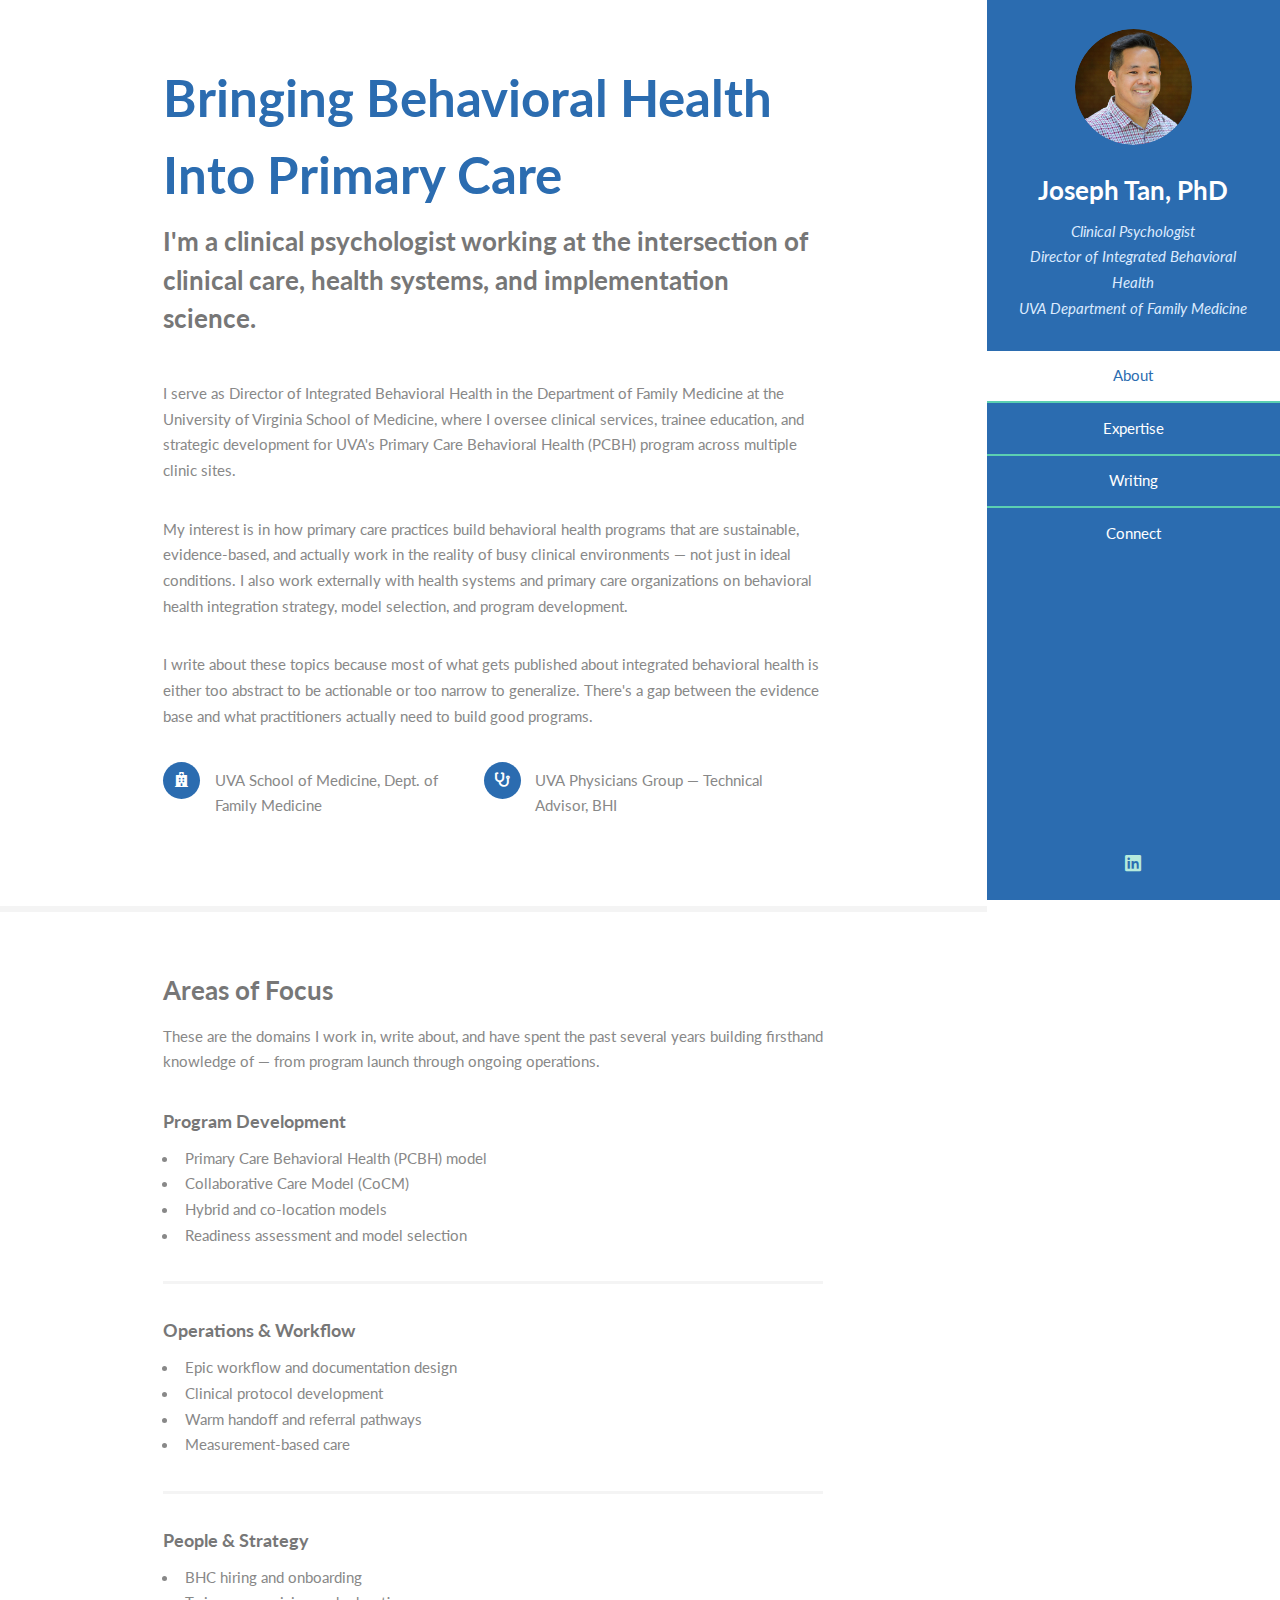
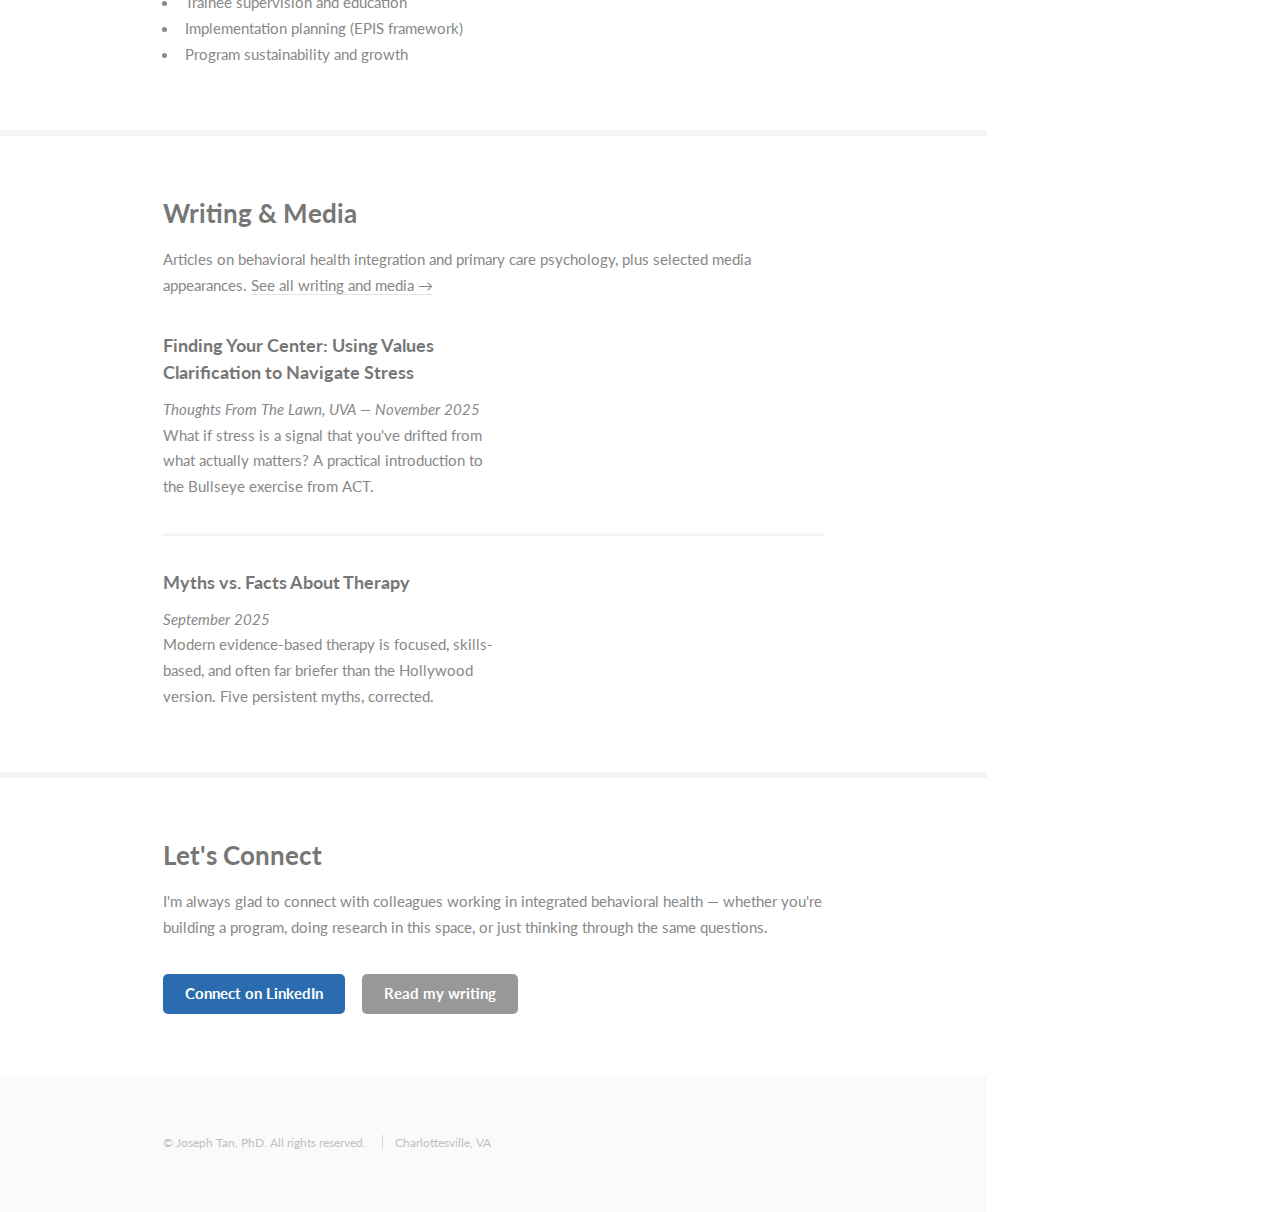
<file: index.html>
<!DOCTYPE HTML>
<html>
<head>
  <title>Joseph Tan, PhD — Behavioral Health Integration</title>
  <meta charset="utf-8" />
  <meta name="viewport" content="width=device-width, initial-scale=1, user-scalable=no" />
  <meta name="description" content="Joseph Tan, PhD is a clinical psychologist and Director of Integrated Behavioral Health at UVA Family Medicine, specializing in Primary Care Behavioral Health." />
  <link rel="stylesheet" href="assets/css/main.css" />
</head>
<body class="is-preload">

  <!-- Header / Sidebar -->
  <section id="header">
    <header>
      <span class="image avatar"><img src="images/headshot.jpg" alt="Joseph Tan, PhD" /></span>
      <h1 id="logo"><a href="#">Joseph Tan, PhD</a></h1>
      <p>Clinical Psychologist<br />
      Director of Integrated Behavioral Health<br />
      UVA Department of Family Medicine</p>
    </header>
    <nav id="nav">
      <ul>
        <li><a href="#about" class="active">About</a></li>
        <li><a href="#expertise">Expertise</a></li>
        <li><a href="#writing">Writing</a></li>
        <li><a href="#connect">Connect</a></li>
      </ul>
    </nav>
    <footer>
      <ul class="icons">
        <li><a href="https://www.linkedin.com/in/joseph-tan-phd-psychology/" class="icon brands fa-linkedin" target="_blank" rel="noopener"><span class="label">LinkedIn</span></a></li>
      </ul>
    </footer>
  </section>

  <!-- Wrapper -->
  <div id="wrapper">
    <div id="main">

      <!-- About -->
      <section id="about">
        <div class="container">
          <header class="major">
            <h2>Bringing Behavioral Health Into Primary Care</h2>
            <p>I'm a clinical psychologist working at the intersection of clinical care, health systems, and implementation science.</p>
          </header>
          <p>I serve as Director of Integrated Behavioral Health in the Department of Family Medicine at the University of Virginia School of Medicine, where I oversee clinical services, trainee education, and strategic development for UVA's Primary Care Behavioral Health (PCBH) program across multiple clinic sites.</p>
          <p>My interest is in how primary care practices build behavioral health programs that are sustainable, evidence-based, and actually work in the reality of busy clinical environments — not just in ideal conditions. I also work externally with health systems and primary care organizations on behavioral health integration strategy, model selection, and program development.</p>
          <p>I write about these topics because most of what gets published about integrated behavioral health is either too abstract to be actionable or too narrow to generalize. There's a gap between the evidence base and what practitioners actually need to build good programs.</p>
          <ul class="feature-icons">
            <li class="icon solid fa-hospital">UVA School of Medicine, Dept. of Family Medicine</li>
            <li class="icon solid fa-stethoscope">UVA Physicians Group — Technical Advisor, BHI</li>
          </ul>
        </div>
      </section>

      <!-- Expertise -->
      <section id="expertise">
        <div class="container">
          <h3>Areas of Focus</h3>
          <p>These are the domains I work in, write about, and have spent the past several years building firsthand knowledge of — from program launch through ongoing operations.</p>
          <div class="features">
            <article>
              <div class="inner">
                <h4>Program Development</h4>
                <ul>
                  <li>Primary Care Behavioral Health (PCBH) model</li>
                  <li>Collaborative Care Model (CoCM)</li>
                  <li>Hybrid and co-location models</li>
                  <li>Readiness assessment and model selection</li>
                </ul>
              </div>
            </article>
            <article>
              <div class="inner">
                <h4>Operations &amp; Workflow</h4>
                <ul>
                  <li>Epic workflow and documentation design</li>
                  <li>Clinical protocol development</li>
                  <li>Warm handoff and referral pathways</li>
                  <li>Measurement-based care</li>
                </ul>
              </div>
            </article>
            <article>
              <div class="inner">
                <h4>People &amp; Strategy</h4>
                <ul>
                  <li>BHC hiring and onboarding</li>
                  <li>Trainee supervision and education</li>
                  <li>Implementation planning (EPIS framework)</li>
                  <li>Program sustainability and growth</li>
                </ul>
              </div>
            </article>
          </div>
        </div>
      </section>

      <!-- Writing -->
      <section id="writing">
        <div class="container">
          <h3>Writing &amp; Media</h3>
          <p>Articles on behavioral health integration and primary care psychology, plus selected media appearances. <a href="writing.html">See all writing and media →</a></p>
          <div class="features">
            <article>
              <div class="inner">
                <h4><a href="https://engagement.virginia.edu/learn/thoughts-from-the-lawn/20251112-Tan" target="_blank" rel="noopener">Finding Your Center: Using Values Clarification to Navigate Stress</a></h4>
                <p><em>Thoughts From The Lawn, UVA &mdash; November 2025</em><br />
                What if stress is a signal that you've drifted from what actually matters? A practical introduction to the Bullseye exercise from ACT.</p>
              </div>
            </article>
            <article>
              <div class="inner">
                <h4><a href="posts/myths-about-therapy.html">Myths vs. Facts About Therapy</a></h4>
                <p><em>September 2025</em><br />
                Modern evidence-based therapy is focused, skills-based, and often far briefer than the Hollywood version. Five persistent myths, corrected.</p>
              </div>
            </article>
          </div>
        </div>
      </section>

      <!-- Connect -->
      <section id="connect">
        <div class="container">
          <h3>Let's Connect</h3>
          <p>I'm always glad to connect with colleagues working in integrated behavioral health — whether you're building a program, doing research in this space, or just thinking through the same questions.</p>
          <ul class="actions">
            <li><a href="https://www.linkedin.com/in/joseph-tan-phd-psychology/" class="button primary" target="_blank" rel="noopener">Connect on LinkedIn</a></li>
            <li><a href="writing.html" class="button">Read my writing</a></li>
          </ul>
        </div>
      </section>

    </div>

    <!-- Footer -->
    <section id="footer">
      <div class="container">
        <ul class="copyright">
          <li>&copy; Joseph Tan, PhD. All rights reserved.</li>
          <li>Charlottesville, VA</li>
        </ul>
      </div>
    </section>

  </div>

  <!-- Scripts -->
  <script src="assets/js/jquery.min.js"></script>
  <script src="assets/js/jquery.scrollex.min.js"></script>
  <script src="assets/js/jquery.scrolly.min.js"></script>
  <script src="assets/js/browser.min.js"></script>
  <script src="assets/js/breakpoints.min.js"></script>
  <script src="assets/js/util.js"></script>
  <script src="assets/js/main.js"></script>

</body>
</html>
</file>
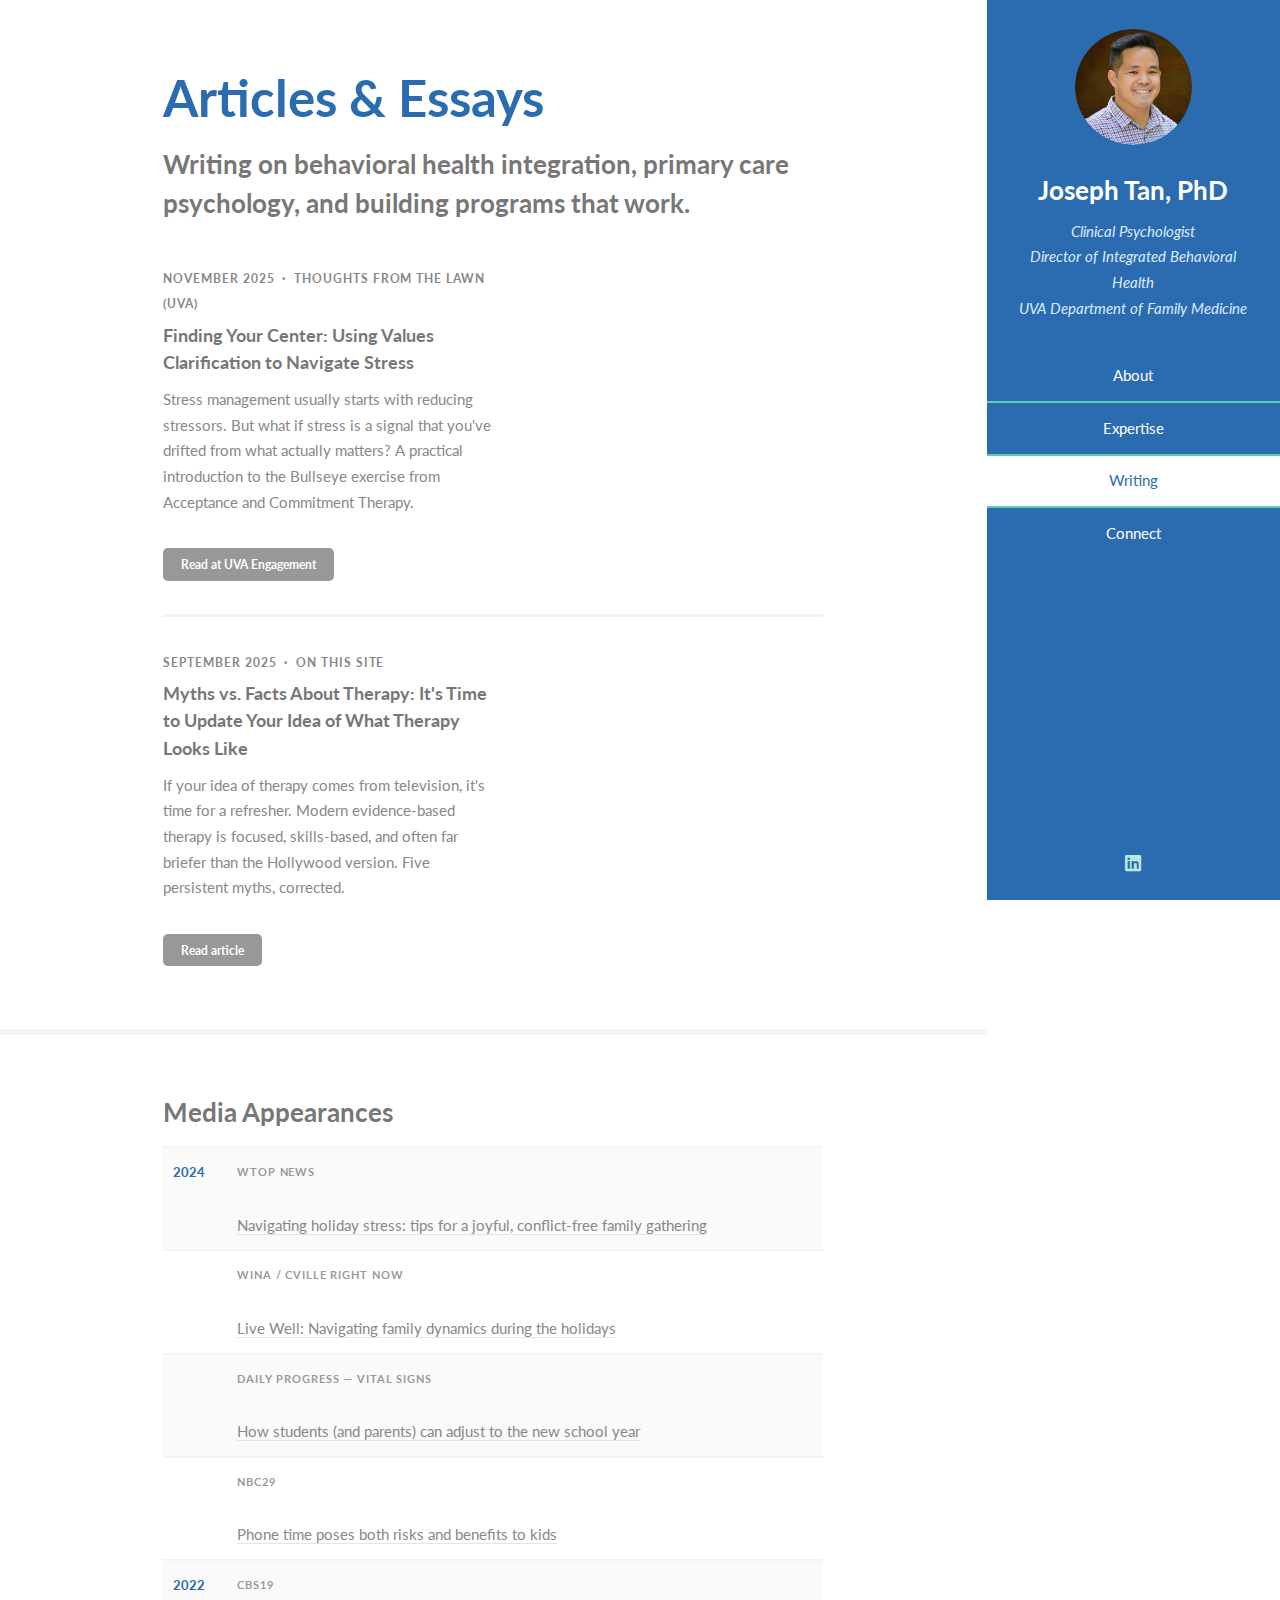
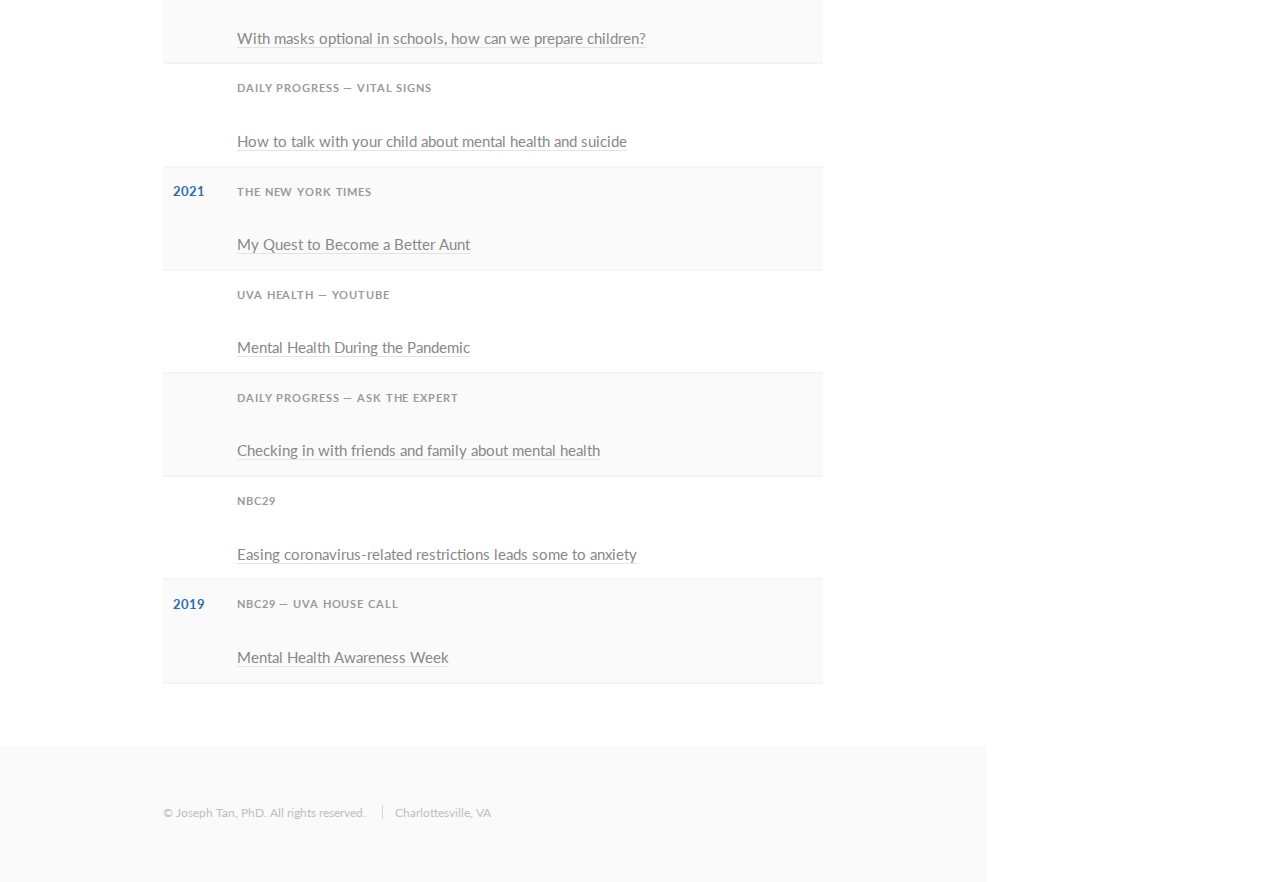
<file: writing.html>
<!DOCTYPE HTML>
<html>
<head>
  <title>Writing &amp; Media — Joseph Tan, PhD</title>
  <meta charset="utf-8" />
  <meta name="viewport" content="width=device-width, initial-scale=1, user-scalable=no" />
  <meta name="description" content="Articles, essays, and media appearances by Joseph Tan, PhD on behavioral health integration and primary care psychology." />
  <link rel="stylesheet" href="assets/css/main.css" />
  <link rel="stylesheet" href="css/article.css" />
</head>
<body class="is-preload">

  <!-- Header / Sidebar -->
  <section id="header">
    <header>
      <span class="image avatar"><img src="images/headshot.jpg" alt="Joseph Tan, PhD" /></span>
      <h1 id="logo"><a href="index.html">Joseph Tan, PhD</a></h1>
      <p>Clinical Psychologist<br />
      Director of Integrated Behavioral Health<br />
      UVA Department of Family Medicine</p>
    </header>
    <nav id="nav">
      <ul>
        <li><a href="index.html#about">About</a></li>
        <li><a href="index.html#expertise">Expertise</a></li>
        <li><a href="writing.html" class="active">Writing</a></li>
        <li><a href="index.html#connect">Connect</a></li>
      </ul>
    </nav>
    <footer>
      <ul class="icons">
        <li><a href="https://www.linkedin.com/in/joseph-tan-phd-psychology/" class="icon brands fa-linkedin" target="_blank" rel="noopener"><span class="label">LinkedIn</span></a></li>
      </ul>
    </footer>
  </section>

  <!-- Wrapper -->
  <div id="wrapper">
    <div id="main">

      <!-- Articles -->
      <section id="articles">
        <div class="container">
          <header class="major">
            <h2>Articles &amp; Essays</h2>
            <p>Writing on behavioral health integration, primary care psychology, and building programs that work.</p>
          </header>

          <div class="features">
            <article>
              <div class="inner">
                <p class="writing-meta">November 2025 &nbsp;&middot;&nbsp; Thoughts From The Lawn (UVA)</p>
                <h4><a href="https://engagement.virginia.edu/learn/thoughts-from-the-lawn/20251112-Tan" target="_blank" rel="noopener">Finding Your Center: Using Values Clarification to Navigate Stress</a></h4>
                <p>Stress management usually starts with reducing stressors. But what if stress is a signal that you've drifted from what actually matters? A practical introduction to the Bullseye exercise from Acceptance and Commitment Therapy.</p>
                <a href="https://engagement.virginia.edu/learn/thoughts-from-the-lawn/20251112-Tan" target="_blank" rel="noopener" class="button small">Read at UVA Engagement</a>
              </div>
            </article>
            <article>
              <div class="inner">
                <p class="writing-meta">September 2025 &nbsp;&middot;&nbsp; On this site</p>
                <h4><a href="posts/myths-about-therapy.html">Myths vs. Facts About Therapy: It's Time to Update Your Idea of What Therapy Looks Like</a></h4>
                <p>If your idea of therapy comes from television, it's time for a refresher. Modern evidence-based therapy is focused, skills-based, and often far briefer than the Hollywood version. Five persistent myths, corrected.</p>
                <a href="posts/myths-about-therapy.html" class="button small">Read article</a>
              </div>
            </article>
          </div>
        </div>
      </section>

      <!-- Media -->
      <section id="media">
        <div class="container">
          <h3>Media Appearances</h3>
          <div class="table-wrapper">
            <table>
              <tbody>
                <tr>
                  <td class="media-year-cell">2024</td>
                  <td><span class="media-outlet-label">WTOP News</span><br /><a href="https://wtop.com/christmas-news/2024/12/navigating-holiday-stress-u-va-experts-provide-tips-for-a-joyful-conflict-free-family-gathering/" target="_blank" rel="noopener">Navigating holiday stress: tips for a joyful, conflict-free family gathering</a></td>
                </tr>
                <tr>
                  <td></td>
                  <td><span class="media-outlet-label">WINA / Cville Right Now</span><br /><a href="https://cvillerightnow.com/podcasts/wina-live-well-dr-joseph-tan/" target="_blank" rel="noopener">Live Well: Navigating family dynamics during the holidays</a></td>
                </tr>
                <tr>
                  <td></td>
                  <td><span class="media-outlet-label">Daily Progress — Vital Signs</span><br /><a href="https://dailyprogress.com/opinion/column/drs-allie-mann-and-joseph-tan-how-students-and-parents-can-adjust-to-the-new/article_7d0ccd4c-6af1-11ef-ad36-f37e3426f622.html" target="_blank" rel="noopener">How students (and parents) can adjust to the new school year</a></td>
                </tr>
                <tr>
                  <td></td>
                  <td><span class="media-outlet-label">NBC29</span><br /><a href="https://www.29news.com/2024/07/07/phone-time-poses-both-risks-benefits-kids/" target="_blank" rel="noopener">Phone time poses both risks and benefits to kids</a></td>
                </tr>
                <tr>
                  <td class="media-year-cell">2022</td>
                  <td><span class="media-outlet-label">CBS19</span><br /><a href="https://www.cbs19news.com/story/47053315/with-masks-optional-in-schools-how-can-we-prepare-children-to-navigate-this-new-world" target="_blank" rel="noopener">With masks optional in schools, how can we prepare children?</a></td>
                </tr>
                <tr>
                  <td></td>
                  <td><span class="media-outlet-label">Daily Progress — Vital Signs</span><br /><a href="https://dailyprogress.com/lifestyles/health-med-fit/vital-signs-how-to-talk-with-your-child-about-mental-health-and-suicide" target="_blank" rel="noopener">How to talk with your child about mental health and suicide</a></td>
                </tr>
                <tr>
                  <td class="media-year-cell">2021</td>
                  <td><span class="media-outlet-label">The New York Times</span><br /><a href="https://www.nytimes.com/2021/07/21/parenting/how-to-be-a-better-aunt-uncle.html" target="_blank" rel="noopener">My Quest to Become a Better Aunt</a></td>
                </tr>
                <tr>
                  <td></td>
                  <td><span class="media-outlet-label">UVA Health — YouTube</span><br /><a href="https://www.youtube.com/watch?v=g7e46j37P5Y" target="_blank" rel="noopener">Mental Health During the Pandemic</a></td>
                </tr>
                <tr>
                  <td></td>
                  <td><span class="media-outlet-label">Daily Progress — Ask the Expert</span><br /><a href="https://dailyprogress.com/lifestyles/health-med-fit/ask-the-expert-what-are-good-ways-to-gauge-family-members-and-friends-wellbeing/article_fa1af4c6-b825-11eb-abc2-239b15e92adb.html" target="_blank" rel="noopener">Checking in with friends and family about mental health</a></td>
                </tr>
                <tr>
                  <td></td>
                  <td><span class="media-outlet-label">NBC29</span><br /><a href="https://www.nbc29.com/2021/05/28/easing-coronavirus-related-restrictions-leads-some-anxiety/" target="_blank" rel="noopener">Easing coronavirus-related restrictions leads some to anxiety</a></td>
                </tr>
                <tr>
                  <td class="media-year-cell">2019</td>
                  <td><span class="media-outlet-label">NBC29 — UVA House Call</span><br /><a href="https://www.nbc29.com/video/2019/10/17/uva-house-call-dr-joseph-tan/" target="_blank" rel="noopener">Mental Health Awareness Week</a></td>
                </tr>
              </tbody>
            </table>
          </div>
        </div>
      </section>

    </div>

    <!-- Footer -->
    <section id="footer">
      <div class="container">
        <ul class="copyright">
          <li>&copy; Joseph Tan, PhD. All rights reserved.</li>
          <li>Charlottesville, VA</li>
        </ul>
      </div>
    </section>

  </div>

  <!-- Scripts -->
  <script src="assets/js/jquery.min.js"></script>
  <script src="assets/js/jquery.scrollex.min.js"></script>
  <script src="assets/js/jquery.scrolly.min.js"></script>
  <script src="assets/js/browser.min.js"></script>
  <script src="assets/js/breakpoints.min.js"></script>
  <script src="assets/js/util.js"></script>
  <script src="assets/js/main.js"></script>

</body>
</html>
</file>
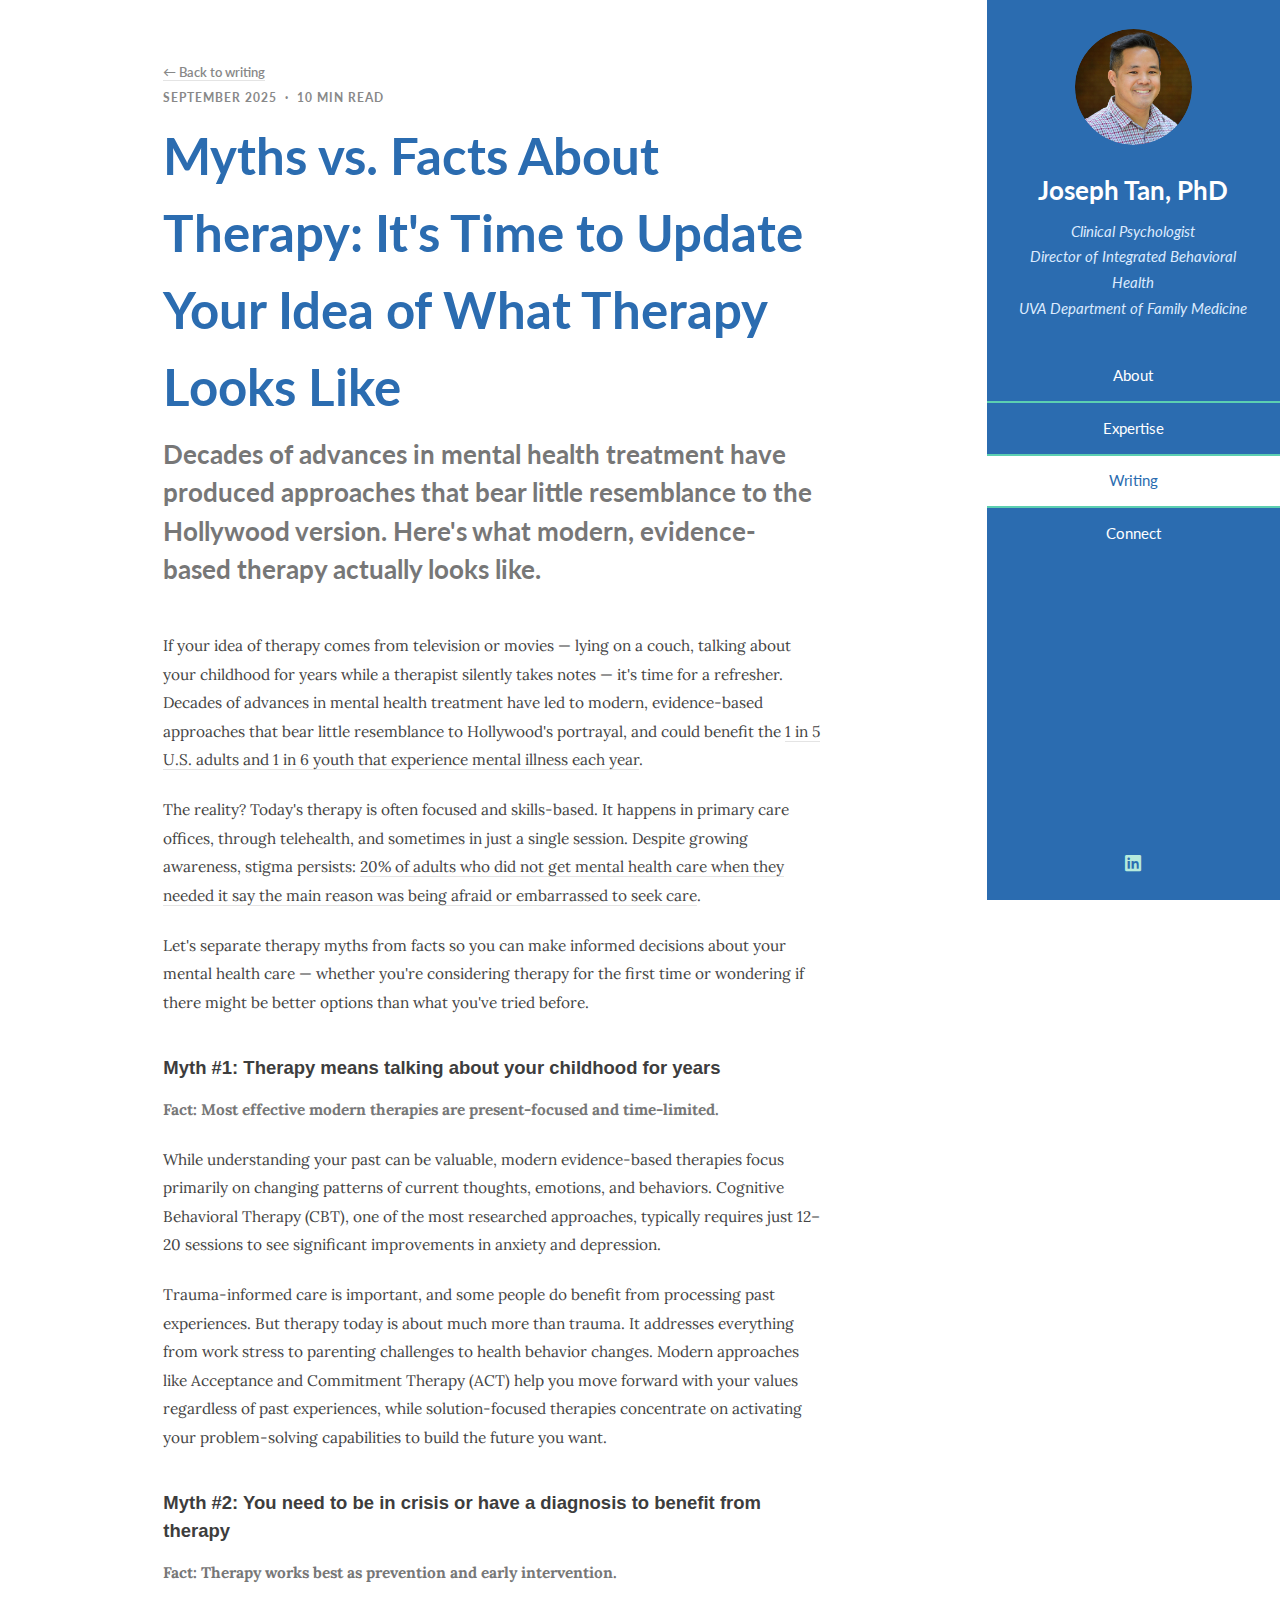
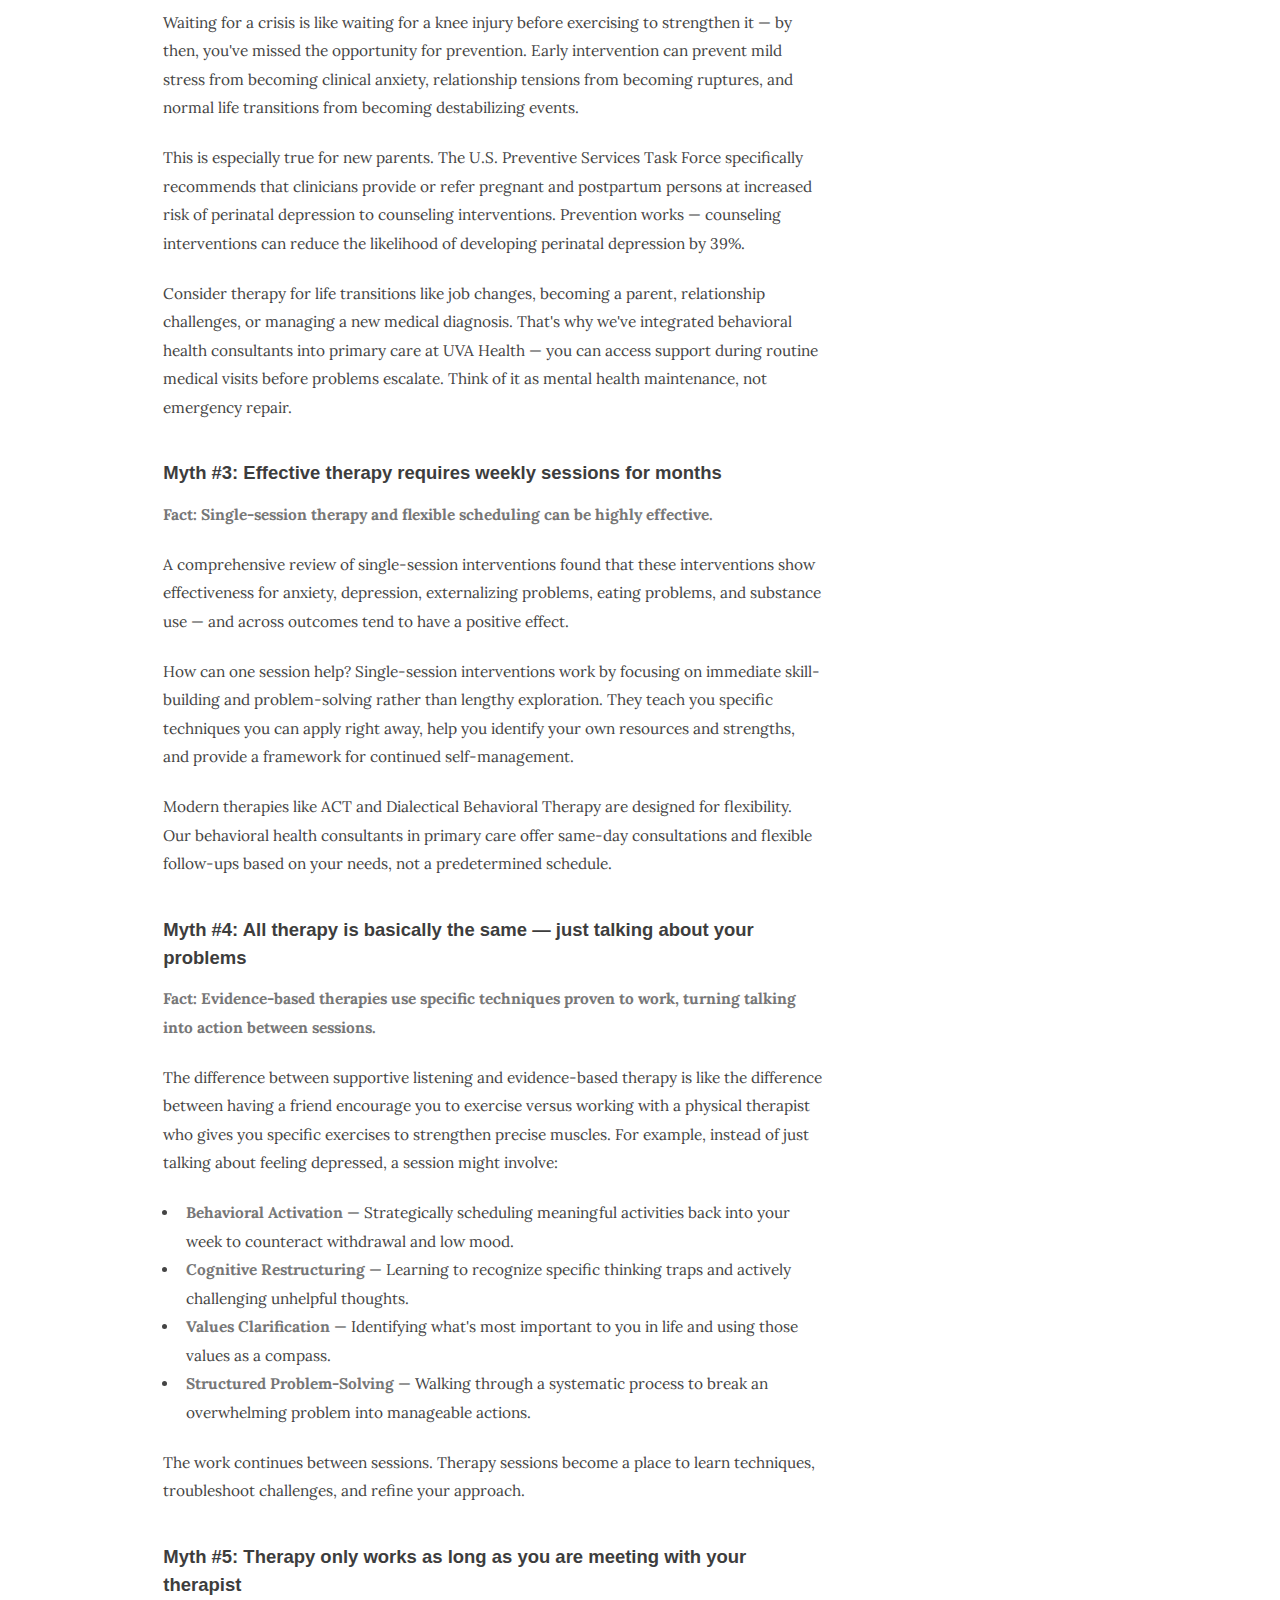
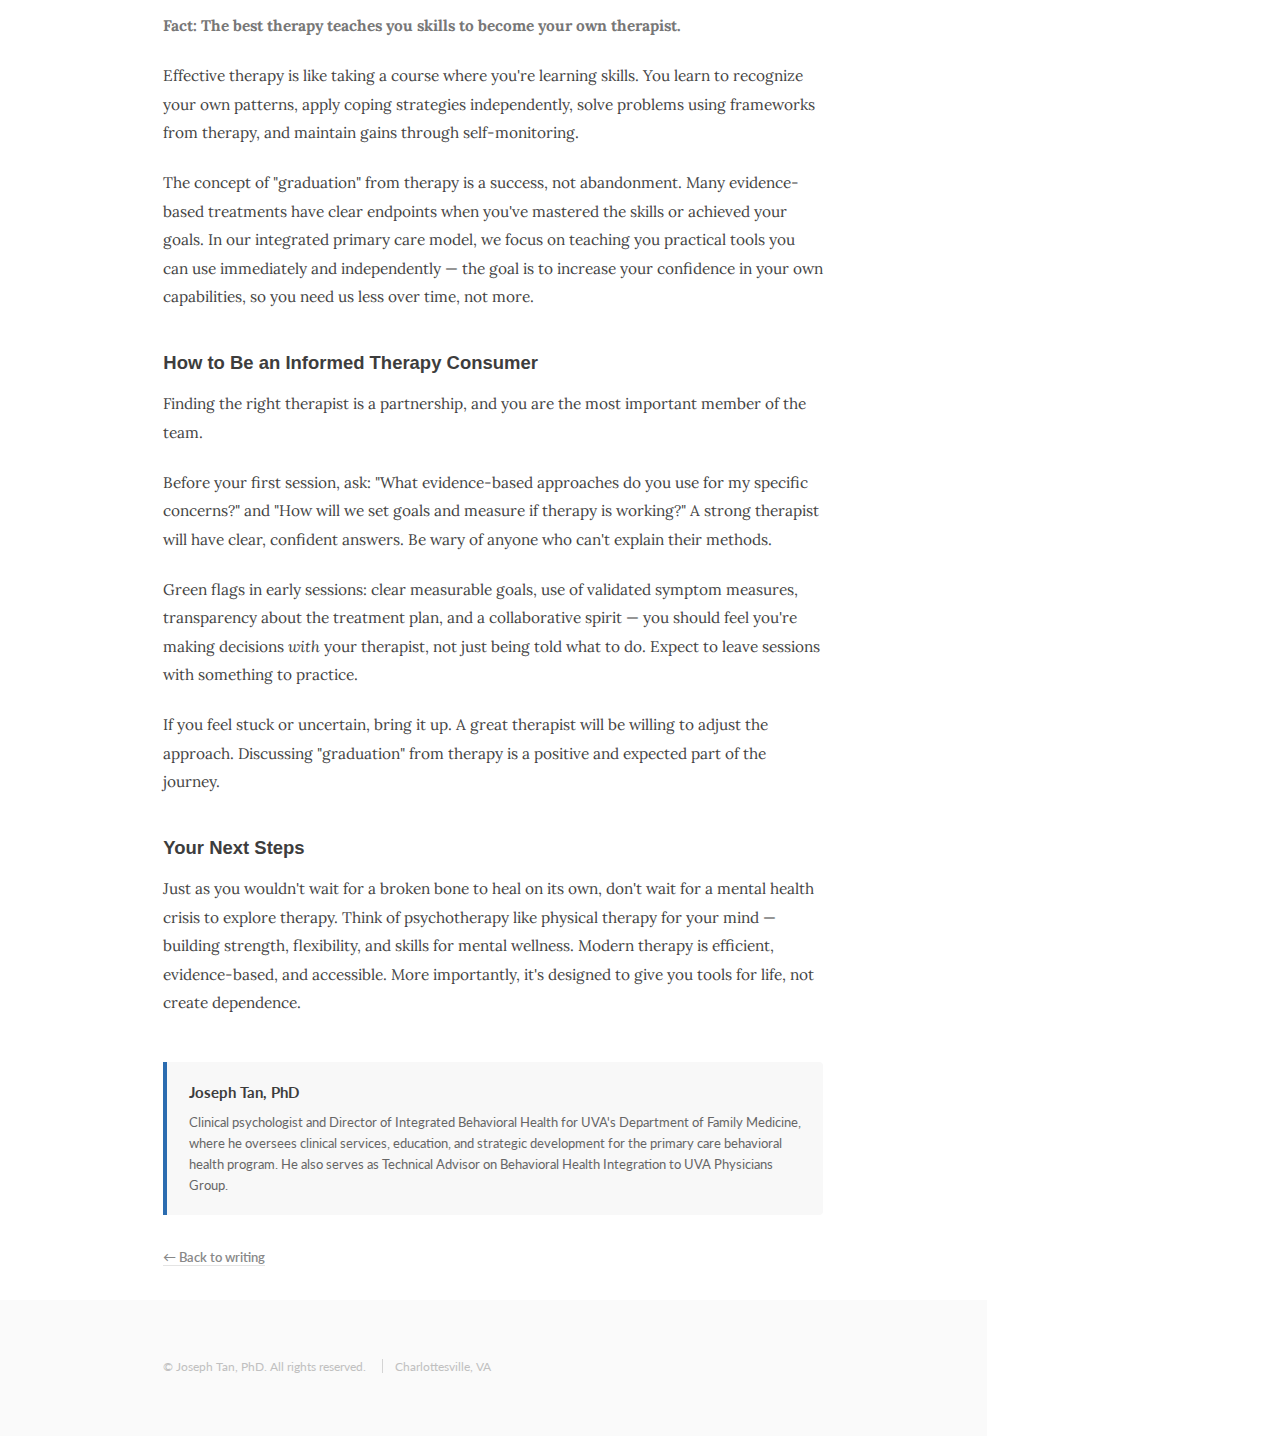
<file: posts/myths-about-therapy.html>
<!DOCTYPE HTML>
<html>
<head>
  <meta charset="utf-8" />
  <meta name="viewport" content="width=device-width, initial-scale=1, user-scalable=no" />
  <title>Myths vs. Facts About Therapy — Joseph Tan, PhD</title>
  <meta name="description" content="If your idea of therapy comes from television, it's time for a refresher. Five persistent myths about therapy, corrected." />
  <link rel="preconnect" href="https://fonts.googleapis.com" />
  <link rel="preconnect" href="https://fonts.gstatic.com" crossorigin />
  <link href="https://fonts.googleapis.com/css2?family=Lora:ital,wght@0,400;0,600;1,400&display=swap" rel="stylesheet" />
  <link rel="stylesheet" href="../assets/css/main.css" />
  <link rel="stylesheet" href="../css/article.css" />
</head>
<body class="is-preload">

  <!-- Header / Sidebar -->
  <section id="header">
    <header>
      <span class="image avatar"><img src="../images/headshot.jpg" alt="Joseph Tan, PhD" /></span>
      <h1 id="logo"><a href="../index.html">Joseph Tan, PhD</a></h1>
      <p>Clinical Psychologist<br />
      Director of Integrated Behavioral Health<br />
      UVA Department of Family Medicine</p>
    </header>
    <nav id="nav">
      <ul>
        <li><a href="../index.html#about">About</a></li>
        <li><a href="../index.html#expertise">Expertise</a></li>
        <li><a href="../writing.html" class="active">Writing</a></li>
        <li><a href="../index.html#connect">Connect</a></li>
      </ul>
    </nav>
    <footer>
      <ul class="icons">
        <li><a href="https://www.linkedin.com/in/joseph-tan-phd-psychology/" class="icon brands fa-linkedin" target="_blank" rel="noopener"><span class="label">LinkedIn</span></a></li>
      </ul>
    </footer>
  </section>

  <!-- Wrapper -->
  <div id="wrapper">
    <div id="main">
      <section>
        <div class="container">

          <div class="article-back"><a href="../writing.html">← Back to writing</a></div>

          <header class="major">
            <p class="article-meta">September 2025 &nbsp;&middot;&nbsp; 10 min read</p>
            <h2>Myths vs. Facts About Therapy: It's Time to Update Your Idea of What Therapy Looks Like</h2>
            <p>Decades of advances in mental health treatment have produced approaches that bear little resemblance to the Hollywood version. Here's what modern, evidence-based therapy actually looks like.</p>
          </header>

          <div class="article-body">

            <p>If your idea of therapy comes from television or movies — lying on a couch, talking about your childhood for years while a therapist silently takes notes — it's time for a refresher. Decades of advances in mental health treatment have led to modern, evidence-based approaches that bear little resemblance to Hollywood's portrayal, and could benefit the <a href="https://www.nami.org/about-mental-illness/mental-health-by-the-numbers/" target="_blank" rel="noopener">1 in 5 U.S. adults and 1 in 6 youth that experience mental illness each year</a>.</p>

            <p>The reality? Today's therapy is often focused and skills-based. It happens in primary care offices, through telehealth, and sometimes in just a single session. Despite growing awareness, stigma persists: <a href="https://www.kff.org/mental-health/kff-cnn-mental-health-in-america-survey" target="_blank" rel="noopener">20% of adults who did not get mental health care when they needed it say the main reason was being afraid or embarrassed to seek care</a>.</p>

            <p>Let's separate therapy myths from facts so you can make informed decisions about your mental health care — whether you're considering therapy for the first time or wondering if there might be better options than what you've tried before.</p>

            <h2>Myth #1: Therapy means talking about your childhood for years</h2>
            <p><strong>Fact: Most effective modern therapies are present-focused and time-limited.</strong></p>
            <p>While understanding your past can be valuable, modern evidence-based therapies focus primarily on changing patterns of current thoughts, emotions, and behaviors. Cognitive Behavioral Therapy (CBT), one of the most researched approaches, typically requires just 12–20 sessions to see significant improvements in anxiety and depression.</p>
            <p>Trauma-informed care is important, and some people do benefit from processing past experiences. But therapy today is about much more than trauma. It addresses everything from work stress to parenting challenges to health behavior changes. Modern approaches like Acceptance and Commitment Therapy (ACT) help you move forward with your values regardless of past experiences, while solution-focused therapies concentrate on activating your problem-solving capabilities to build the future you want.</p>

            <h2>Myth #2: You need to be in crisis or have a diagnosis to benefit from therapy</h2>
            <p><strong>Fact: Therapy works best as prevention and early intervention.</strong></p>
            <p>Waiting for a crisis is like waiting for a knee injury before exercising to strengthen it — by then, you've missed the opportunity for prevention. Early intervention can prevent mild stress from becoming clinical anxiety, relationship tensions from becoming ruptures, and normal life transitions from becoming destabilizing events.</p>
            <p>This is especially true for new parents. The U.S. Preventive Services Task Force specifically recommends that clinicians provide or refer pregnant and postpartum persons at increased risk of perinatal depression to counseling interventions. Prevention works — counseling interventions can reduce the likelihood of developing perinatal depression by 39%.</p>
            <p>Consider therapy for life transitions like job changes, becoming a parent, relationship challenges, or managing a new medical diagnosis. That's why we've integrated behavioral health consultants into primary care at UVA Health — you can access support during routine medical visits before problems escalate. Think of it as mental health maintenance, not emergency repair.</p>

            <h2>Myth #3: Effective therapy requires weekly sessions for months</h2>
            <p><strong>Fact: Single-session therapy and flexible scheduling can be highly effective.</strong></p>
            <p>A comprehensive review of single-session interventions found that these interventions show effectiveness for anxiety, depression, externalizing problems, eating problems, and substance use — and across outcomes tend to have a positive effect.</p>
            <p>How can one session help? Single-session interventions work by focusing on immediate skill-building and problem-solving rather than lengthy exploration. They teach you specific techniques you can apply right away, help you identify your own resources and strengths, and provide a framework for continued self-management.</p>
            <p>Modern therapies like ACT and Dialectical Behavioral Therapy are designed for flexibility. Our behavioral health consultants in primary care offer same-day consultations and flexible follow-ups based on your needs, not a predetermined schedule.</p>

            <h2>Myth #4: All therapy is basically the same — just talking about your problems</h2>
            <p><strong>Fact: Evidence-based therapies use specific techniques proven to work, turning talking into action between sessions.</strong></p>
            <p>The difference between supportive listening and evidence-based therapy is like the difference between having a friend encourage you to exercise versus working with a physical therapist who gives you specific exercises to strengthen precise muscles. For example, instead of just talking about feeling depressed, a session might involve:</p>
            <ul>
              <li><strong>Behavioral Activation</strong> — Strategically scheduling meaningful activities back into your week to counteract withdrawal and low mood.</li>
              <li><strong>Cognitive Restructuring</strong> — Learning to recognize specific thinking traps and actively challenging unhelpful thoughts.</li>
              <li><strong>Values Clarification</strong> — Identifying what's most important to you in life and using those values as a compass.</li>
              <li><strong>Structured Problem-Solving</strong> — Walking through a systematic process to break an overwhelming problem into manageable actions.</li>
            </ul>
            <p>The work continues between sessions. Therapy sessions become a place to learn techniques, troubleshoot challenges, and refine your approach.</p>

            <h2>Myth #5: Therapy only works as long as you are meeting with your therapist</h2>
            <p><strong>Fact: The best therapy teaches you skills to become your own therapist.</strong></p>
            <p>Effective therapy is like taking a course where you're learning skills. You learn to recognize your own patterns, apply coping strategies independently, solve problems using frameworks from therapy, and maintain gains through self-monitoring.</p>
            <p>The concept of "graduation" from therapy is a success, not abandonment. Many evidence-based treatments have clear endpoints when you've mastered the skills or achieved your goals. In our integrated primary care model, we focus on teaching you practical tools you can use immediately and independently — the goal is to increase your confidence in your own capabilities, so you need us less over time, not more.</p>

            <h2>How to Be an Informed Therapy Consumer</h2>
            <p>Finding the right therapist is a partnership, and you are the most important member of the team.</p>
            <p>Before your first session, ask: "What evidence-based approaches do you use for my specific concerns?" and "How will we set goals and measure if therapy is working?" A strong therapist will have clear, confident answers. Be wary of anyone who can't explain their methods.</p>
            <p>Green flags in early sessions: clear measurable goals, use of validated symptom measures, transparency about the treatment plan, and a collaborative spirit — you should feel you're making decisions <em>with</em> your therapist, not just being told what to do. Expect to leave sessions with something to practice.</p>
            <p>If you feel stuck or uncertain, bring it up. A great therapist will be willing to adjust the approach. Discussing "graduation" from therapy is a positive and expected part of the journey.</p>

            <h2>Your Next Steps</h2>
            <p>Just as you wouldn't wait for a broken bone to heal on its own, don't wait for a mental health crisis to explore therapy. Think of psychotherapy like physical therapy for your mind — building strength, flexibility, and skills for mental wellness. Modern therapy is efficient, evidence-based, and accessible. More importantly, it's designed to give you tools for life, not create dependence.</p>

          </div>

          <div class="article-author-box">
            <strong>Joseph Tan, PhD</strong>
            <p>Clinical psychologist and Director of Integrated Behavioral Health for UVA's Department of Family Medicine, where he oversees clinical services, education, and strategic development for the primary care behavioral health program. He also serves as Technical Advisor on Behavioral Health Integration to UVA Physicians Group.</p>
          </div>

          <div class="article-back" style="margin-top: 2em;"><a href="../writing.html">← Back to writing</a></div>

        </div>
      </section>
    </div>

    <!-- Footer -->
    <section id="footer">
      <div class="container">
        <ul class="copyright">
          <li>&copy; Joseph Tan, PhD. All rights reserved.</li>
          <li>Charlottesville, VA</li>
        </ul>
      </div>
    </section>
  </div>

  <!-- Scripts -->
  <script src="../assets/js/jquery.min.js"></script>
  <script src="../assets/js/jquery.scrollex.min.js"></script>
  <script src="../assets/js/jquery.scrolly.min.js"></script>
  <script src="../assets/js/browser.min.js"></script>
  <script src="../assets/js/breakpoints.min.js"></script>
  <script src="../assets/js/util.js"></script>
  <script src="../assets/js/main.js"></script>

</body>
</html>
</file>
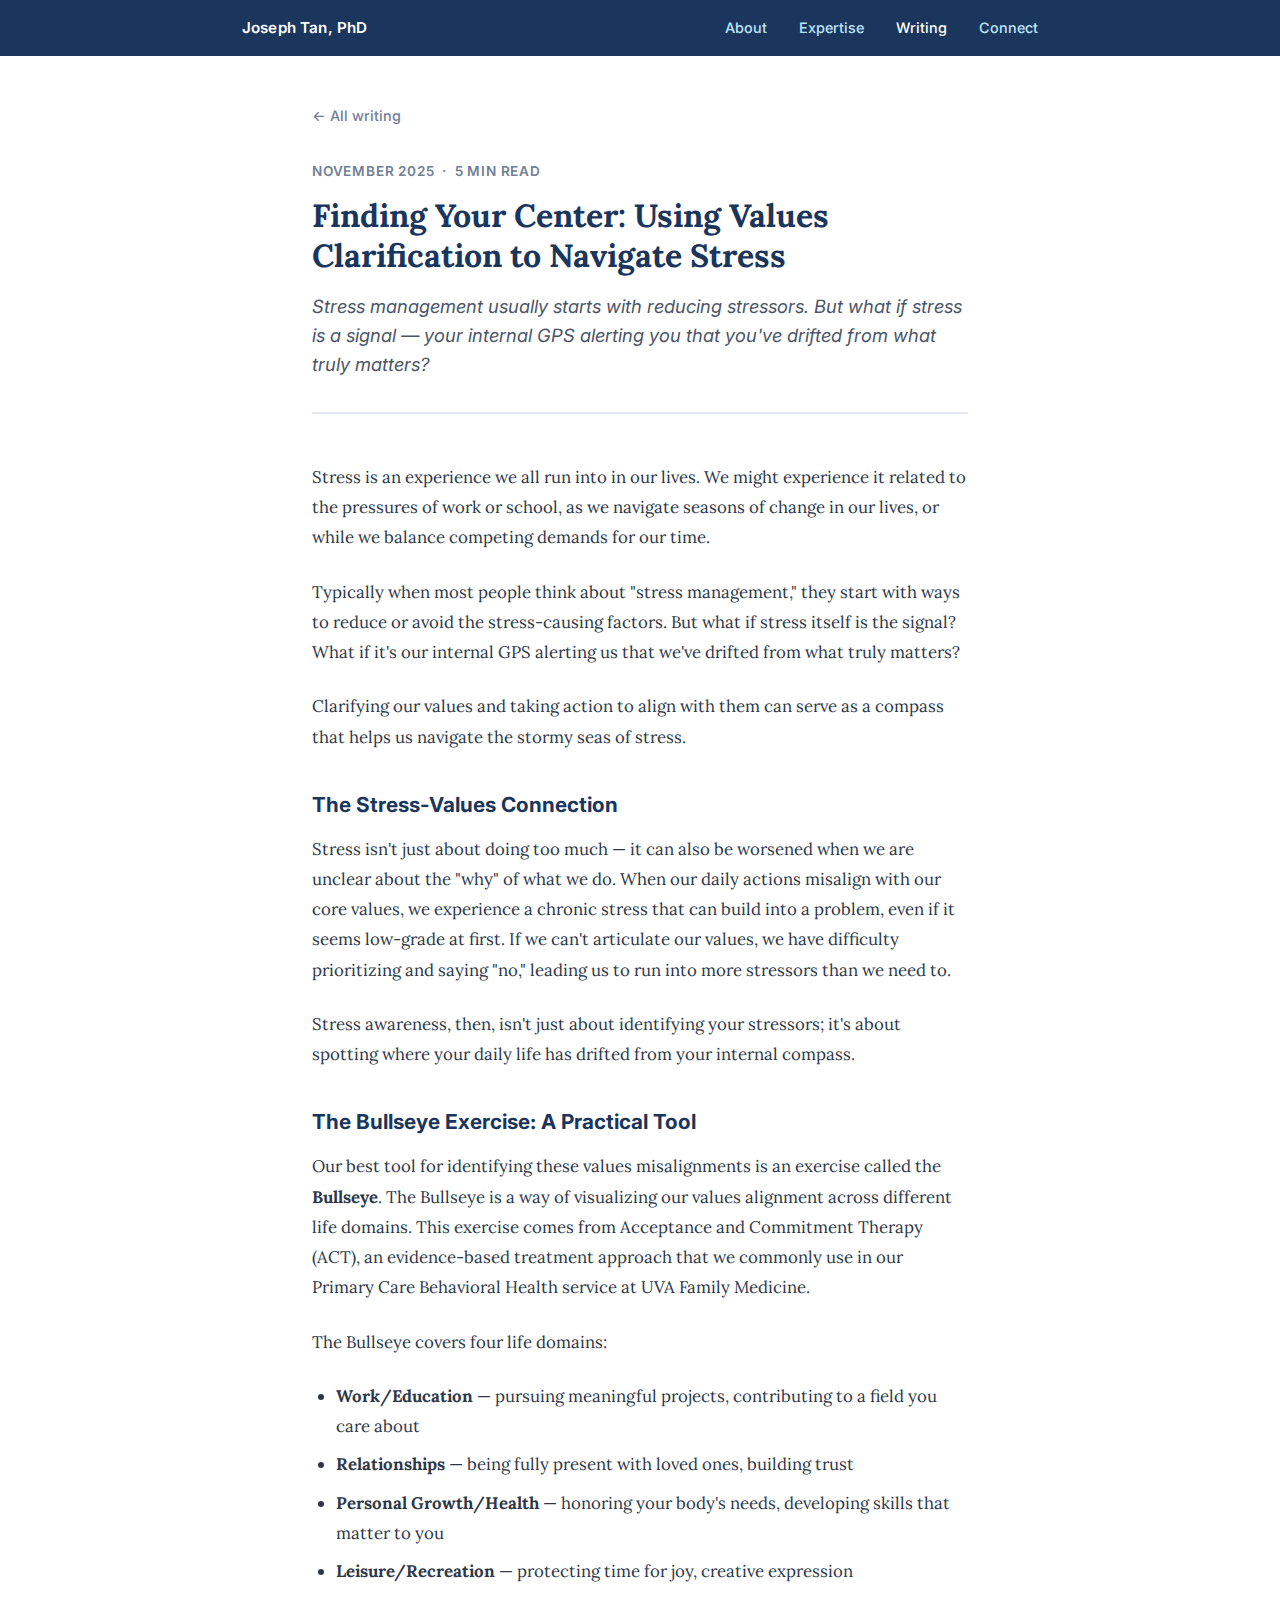
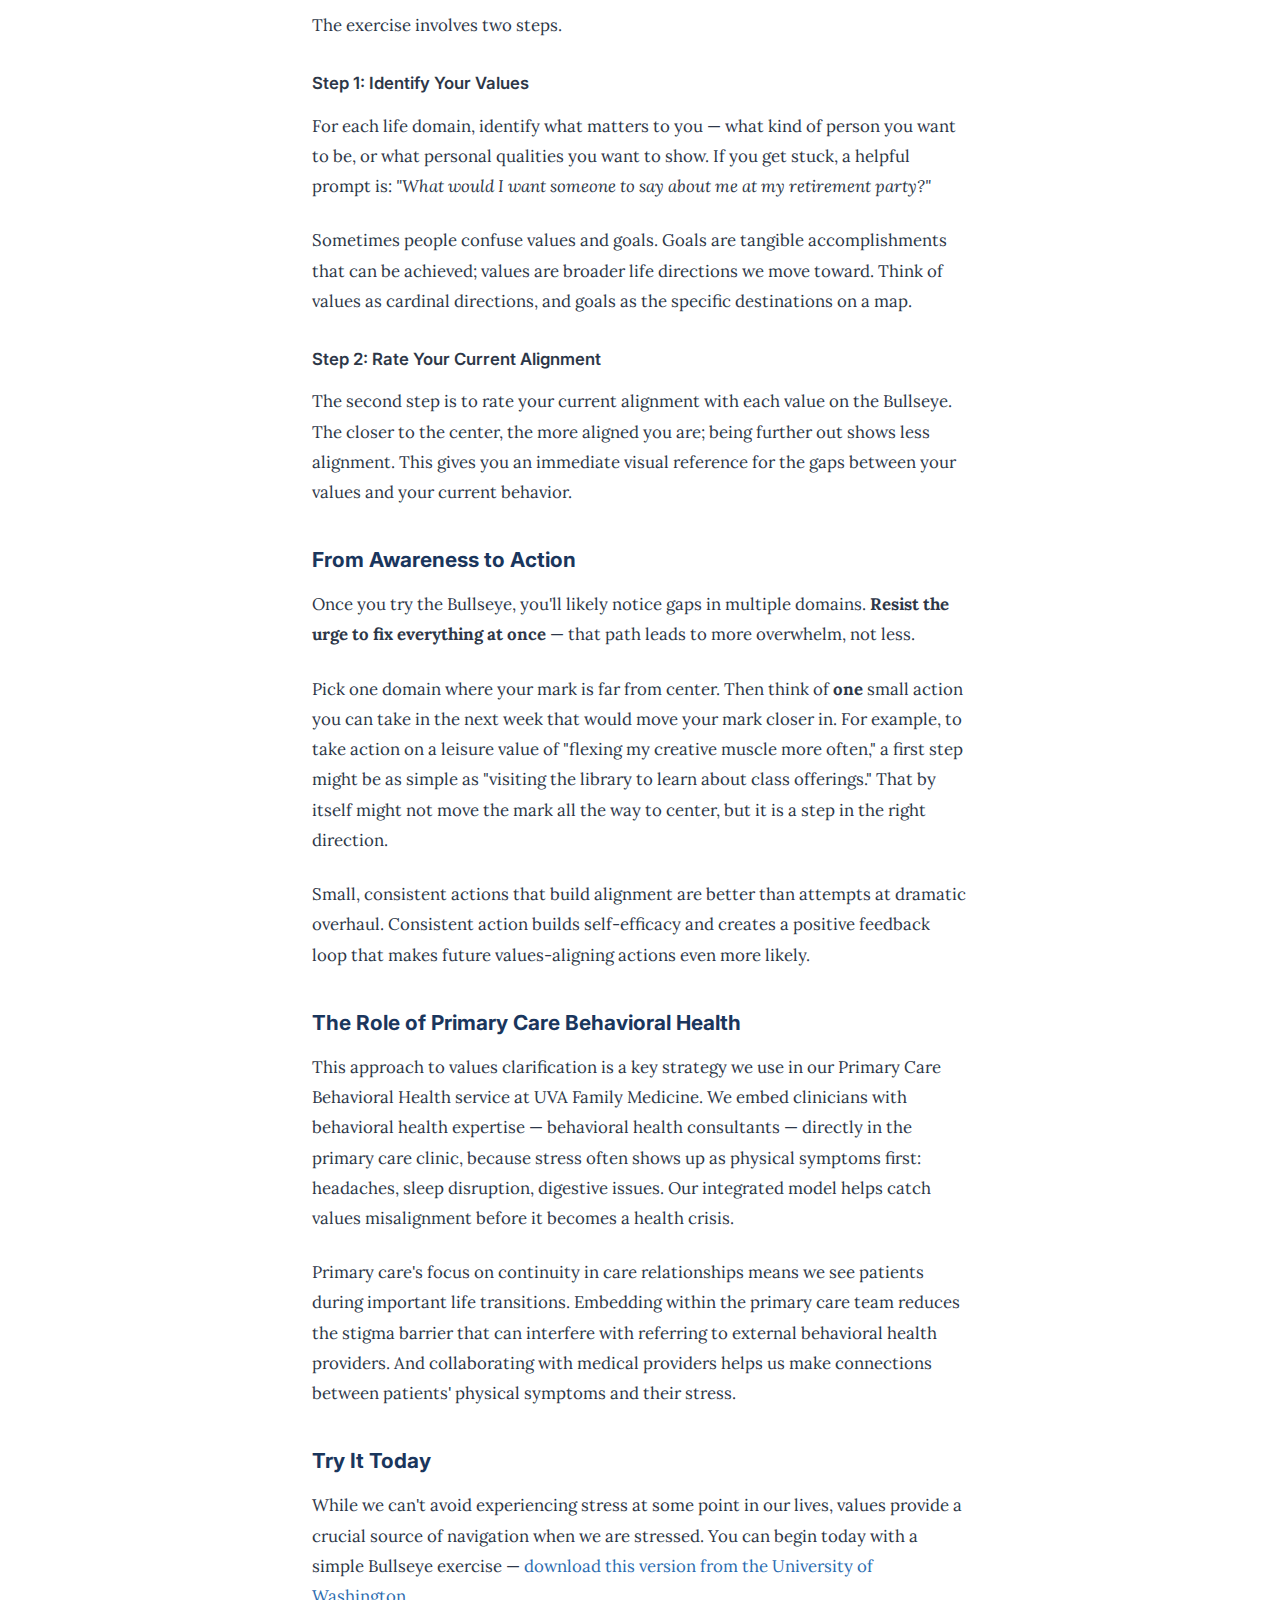
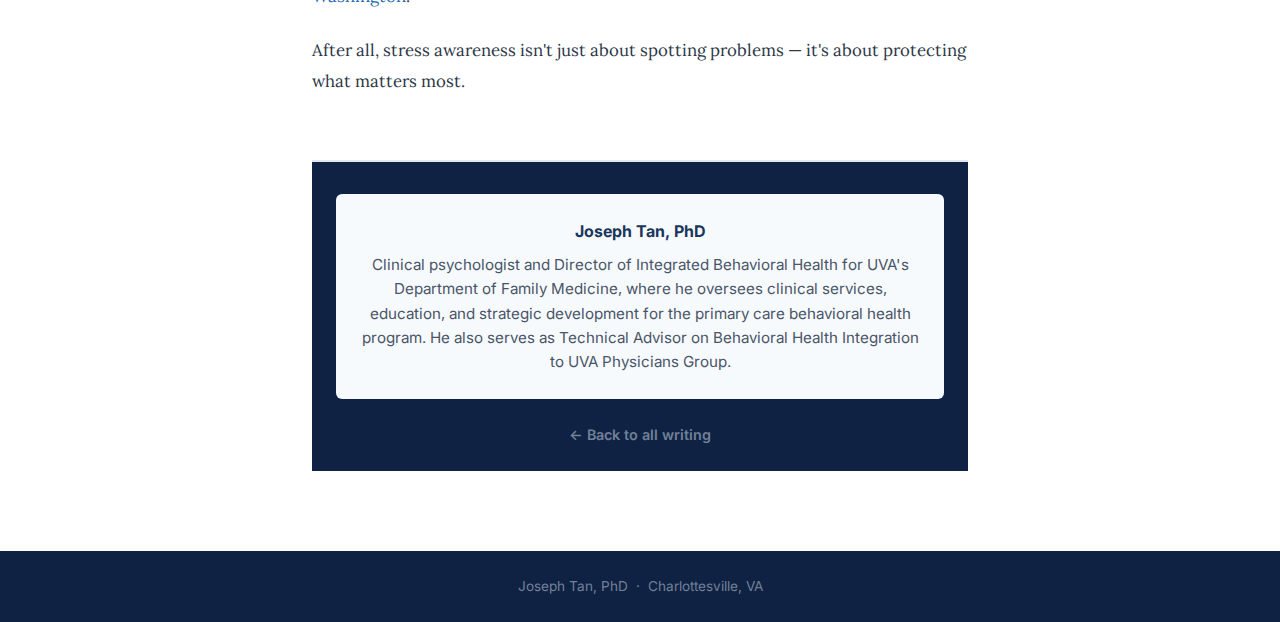
<file: posts/values-clarification-stress.html>
<!DOCTYPE html>
<html lang="en">
<head>
  <meta charset="UTF-8" />
  <meta name="viewport" content="width=device-width, initial-scale=1.0" />
  <title>Finding Your Center: Using Values Clarification to Navigate Stress — Joseph Tan, PhD</title>
  <meta name="description" content="Stress management usually starts with reducing stressors. But what if stress is a signal that you've drifted from what actually matters?" />
  <link rel="preconnect" href="https://fonts.googleapis.com" />
  <link rel="preconnect" href="https://fonts.gstatic.com" crossorigin />
  <link href="https://fonts.googleapis.com/css2?family=Inter:wght@400;500;600;700&family=Lora:ital,wght@0,400;0,600;1,400&display=swap" rel="stylesheet" />
  <link rel="stylesheet" href="../css/style.css" />
</head>
<body>

  <!-- Navigation -->
  <nav>
    <div class="container">
      <span class="nav-name"><a href="../index.html" style="color: inherit; text-decoration: none;">Joseph Tan, PhD</a></span>
      <ul class="nav-links">
        <li><a href="../index.html#about">About</a></li>
        <li><a href="../index.html#expertise">Expertise</a></li>
        <li><a href="../writing.html" style="color: #fff;">Writing</a></li>
        <li><a href="../index.html#connect">Connect</a></li>
      </ul>
    </div>
  </nav>

  <!-- Article -->
  <main class="article-main">
    <div class="article-container">

      <div class="article-back"><a href="../writing.html">← All writing</a></div>

      <header class="article-header">
        <div class="article-meta">November 2025 &nbsp;·&nbsp; 5 min read</div>
        <h1>Finding Your Center: Using Values Clarification to Navigate Stress</h1>
        <p class="article-deck">Stress management usually starts with reducing stressors. But what if stress is a signal — your internal GPS alerting you that you've drifted from what truly matters?</p>
      </header>

      <div class="article-body">

        <p>Stress is an experience we all run into in our lives. We might experience it related to the pressures of work or school, as we navigate seasons of change in our lives, or while we balance competing demands for our time.</p>

        <p>Typically when most people think about "stress management," they start with ways to reduce or avoid the stress-causing factors. But what if stress itself is the signal? What if it's our internal GPS alerting us that we've drifted from what truly matters?</p>

        <p>Clarifying our values and taking action to align with them can serve as a compass that helps us navigate the stormy seas of stress.</p>

        <h2>The Stress-Values Connection</h2>

        <p>Stress isn't just about doing too much — it can also be worsened when we are unclear about the "why" of what we do. When our daily actions misalign with our core values, we experience a chronic stress that can build into a problem, even if it seems low-grade at first. If we can't articulate our values, we have difficulty prioritizing and saying "no," leading us to run into more stressors than we need to.</p>

        <p>Stress awareness, then, isn't just about identifying your stressors; it's about spotting where your daily life has drifted from your internal compass.</p>

        <h2>The Bullseye Exercise: A Practical Tool</h2>

        <p>Our best tool for identifying these values misalignments is an exercise called the <strong>Bullseye</strong>. The Bullseye is a way of visualizing our values alignment across different life domains. This exercise comes from Acceptance and Commitment Therapy (ACT), an evidence-based treatment approach that we commonly use in our Primary Care Behavioral Health service at UVA Family Medicine.</p>

        <p>The Bullseye covers four life domains:</p>

        <ul>
          <li><strong>Work/Education</strong> — pursuing meaningful projects, contributing to a field you care about</li>
          <li><strong>Relationships</strong> — being fully present with loved ones, building trust</li>
          <li><strong>Personal Growth/Health</strong> — honoring your body's needs, developing skills that matter to you</li>
          <li><strong>Leisure/Recreation</strong> — protecting time for joy, creative expression</li>
        </ul>

        <p>The exercise involves two steps.</p>

        <h3>Step 1: Identify Your Values</h3>

        <p>For each life domain, identify what matters to you — what kind of person you want to be, or what personal qualities you want to show. If you get stuck, a helpful prompt is: <em>"What would I want someone to say about me at my retirement party?"</em></p>

        <p>Sometimes people confuse values and goals. Goals are tangible accomplishments that can be achieved; values are broader life directions we move toward. Think of values as cardinal directions, and goals as the specific destinations on a map.</p>

        <h3>Step 2: Rate Your Current Alignment</h3>

        <p>The second step is to rate your current alignment with each value on the Bullseye. The closer to the center, the more aligned you are; being further out shows less alignment. This gives you an immediate visual reference for the gaps between your values and your current behavior.</p>

        <h2>From Awareness to Action</h2>

        <p>Once you try the Bullseye, you'll likely notice gaps in multiple domains. <strong>Resist the urge to fix everything at once</strong> — that path leads to more overwhelm, not less.</p>

        <p>Pick one domain where your mark is far from center. Then think of <strong>one</strong> small action you can take in the next week that would move your mark closer in. For example, to take action on a leisure value of "flexing my creative muscle more often," a first step might be as simple as "visiting the library to learn about class offerings." That by itself might not move the mark all the way to center, but it is a step in the right direction.</p>

        <p>Small, consistent actions that build alignment are better than attempts at dramatic overhaul. Consistent action builds self-efficacy and creates a positive feedback loop that makes future values-aligning actions even more likely.</p>

        <h2>The Role of Primary Care Behavioral Health</h2>

        <p>This approach to values clarification is a key strategy we use in our Primary Care Behavioral Health service at UVA Family Medicine. We embed clinicians with behavioral health expertise — behavioral health consultants — directly in the primary care clinic, because stress often shows up as physical symptoms first: headaches, sleep disruption, digestive issues. Our integrated model helps catch values misalignment before it becomes a health crisis.</p>

        <p>Primary care's focus on continuity in care relationships means we see patients during important life transitions. Embedding within the primary care team reduces the stigma barrier that can interfere with referring to external behavioral health providers. And collaborating with medical providers helps us make connections between patients' physical symptoms and their stress.</p>

        <h2>Try It Today</h2>

        <p>While we can't avoid experiencing stress at some point in our lives, values provide a crucial source of navigation when we are stressed. You can begin today with a simple Bullseye exercise — <a href="https://academicsupport.uw.edu/site/assets/files/2367/values_exercise_bulls_eye.pdf" target="_blank" rel="noopener">download this version from the University of Washington</a>.</p>

        <p>After all, stress awareness isn't just about spotting problems — it's about protecting what matters most.</p>

      </div>

      <footer class="article-footer">
        <div class="article-author">
          <div class="author-name">Joseph Tan, PhD</div>
          <p>Clinical psychologist and Director of Integrated Behavioral Health for UVA's Department of Family Medicine, where he oversees clinical services, education, and strategic development for the primary care behavioral health program. He also serves as Technical Advisor on Behavioral Health Integration to UVA Physicians Group.</p>
        </div>
        <div class="article-nav-links">
          <a href="../writing.html">← Back to all writing</a>
        </div>
      </footer>

    </div>
  </main>

  <!-- Site Footer -->
  <footer>
    <p>Joseph Tan, PhD &nbsp;·&nbsp; Charlottesville, VA</p>
  </footer>

</body>
</html>
</file>
<file: css/article.css>
/* Article page overrides for Read Only template */

.article-back a {
  font-size: 0.9em;
  color: #888;
  font-weight: 600;
}

.article-back a:hover {
  color: #2b6cb0;
}

.article-meta {
  font-size: 0.85em;
  font-weight: 700;
  text-transform: uppercase;
  letter-spacing: 0.08em;
  color: #888;
  margin-bottom: 0.5em !important;
}

.article-body {
  font-family: 'Lora', Georgia, serif;
  font-size: 1.05em;
  line-height: 1.85;
  color: #444;
  margin-bottom: 2em;
}

.article-body p {
  margin-bottom: 1.4em;
}

.article-body h2 {
  font-family: -apple-system, "Segoe UI", sans-serif;
  font-size: 1.2em;
  font-weight: 700;
  color: #3d3d3d;
  margin: 2em 0 0.75em;
  border: none;
  padding: 0;
}

.article-body ul {
  margin-bottom: 1.4em;
}

.article-author-box {
  background: #f8f8f8;
  border-left: 4px solid #2b6cb0;
  padding: 1.25em 1.5em;
  margin-top: 3em;
  border-radius: 0 4px 4px 0;
}

.article-author-box strong {
  display: block;
  margin-bottom: 0.4em;
  color: #3d3d3d;
}

.article-author-box p {
  font-size: 0.9em;
  color: #666;
  line-height: 1.6;
  margin: 0;
}

/* Writing page styles */
.writing-meta {
  font-size: 0.8em;
  font-weight: 700;
  text-transform: uppercase;
  letter-spacing: 0.08em;
  color: #888;
  margin-bottom: 0.4em !important;
}

.media-year-cell {
  font-weight: 700;
  color: #2b6cb0;
  white-space: nowrap;
  vertical-align: top;
  padding-top: 0.9em;
  font-size: 0.9em;
}

.media-outlet-label {
  font-size: 0.75em;
  font-weight: 700;
  text-transform: uppercase;
  letter-spacing: 0.08em;
  color: #999;
  display: block;
  margin-bottom: 0.2em;
}
</file>
<file: assets/css/main.css>
@import url("fontawesome-all.min.css");
@import url("https://fonts.googleapis.com/css?family=Lato:400,400italic,700,700italic|Source+Code+Pro:400");

/*
	Read Only by HTML5 UP
	html5up.net | @ajlkn
	Free for personal and commercial use under the CCA 3.0 license (html5up.net/license)
*/

html, body, div, span, applet, object,
iframe, h1, h2, h3, h4, h5, h6, p, blockquote,
pre, a, abbr, acronym, address, big, cite,
code, del, dfn, em, img, ins, kbd, q, s, samp,
small, strike, strong, sub, sup, tt, var, b,
u, i, center, dl, dt, dd, ol, ul, li, fieldset,
form, label, legend, table, caption, tbody,
tfoot, thead, tr, th, td, article, aside,
canvas, details, embed, figure, figcaption,
footer, header, hgroup, menu, nav, output, ruby,
section, summary, time, mark, audio, video {
	margin: 0;
	padding: 0;
	border: 0;
	font-size: 100%;
	font: inherit;
	vertical-align: baseline;}

article, aside, details, figcaption, figure,
footer, header, hgroup, menu, nav, section {
	display: block;}

body {
	line-height: 1;
}

ol, ul {
	list-style: none;
}

blockquote, q {
	quotes: none;
}

	blockquote:before, blockquote:after, q:before, q:after {
		content: '';
		content: none;
	}

table {
	border-collapse: collapse;
	border-spacing: 0;
}

body {
	-webkit-text-size-adjust: none;
}

mark {
	background-color: transparent;
	color: inherit;
}

input::-moz-focus-inner {
	border: 0;
	padding: 0;
}

input, select, textarea {
	-moz-appearance: none;
	-webkit-appearance: none;
	-ms-appearance: none;
	appearance: none;
}

/* Basic */

	html {
		box-sizing: border-box;
	}

	*, *:before, *:after {
		box-sizing: inherit;
	}

	body {
		background: #fff;
	}

		body.is-preload *, body.is-preload *:before, body.is-preload *:after {
			-moz-animation: none !important;
			-webkit-animation: none !important;
			-ms-animation: none !important;
			animation: none !important;
			-moz-transition: none !important;
			-webkit-transition: none !important;
			-ms-transition: none !important;
			transition: none !important;
		}

	body, input, select, textarea {
		color: #888;
		font-family: "Lato", sans-serif;
		font-size: 16pt;
		font-weight: 400;
		line-height: 1.75em;
	}

	a {
		-moz-transition: color 0.2s ease-in-out, border-color 0.2s ease-in-out;
		-webkit-transition: color 0.2s ease-in-out, border-color 0.2s ease-in-out;
		-ms-transition: color 0.2s ease-in-out, border-color 0.2s ease-in-out;
		transition: color 0.2s ease-in-out, border-color 0.2s ease-in-out;
		border-bottom: solid 1px #e4e4e4;
		color: inherit;
		text-decoration: none;
	}

		a:hover {
			border-bottom-color: transparent;
			color: #2b6cb0 !important;
		}

	strong, b {
		color: #777;
		font-weight: 700;
	}

	em, i {
		font-style: italic;
	}

	p {
		margin: 0 0 2.25em 0;
	}

	h1, h2, h3, h4, h5, h6 {
		color: #777;
		font-weight: 700;
		line-height: 1em;
		margin: 0 0 0.5625em 0;
	}

		h1 a, h2 a, h3 a, h4 a, h5 a, h6 a {
			border: 0;
			color: inherit;
			text-decoration: none;
		}

	h2 {
		font-size: 2em;
		line-height: 1.5em;
	}

	h3 {
		font-size: 1.75em;
		line-height: 1.5em;
	}

	h4 {
		font-size: 1.25em;
		line-height: 1.5em;
	}

	h5 {
		font-size: 0.9em;
		line-height: 1.5em;
	}

	h6 {
		font-size: 0.7em;
		line-height: 1.5em;
	}

	sub {
		font-size: 0.8em;
		position: relative;
		top: 0.5em;
	}

	sup {
		font-size: 0.8em;
		position: relative;
		top: -0.5em;
	}

	hr {
		border: 0;
		border-bottom: solid 2px #f4f4f4;
		margin: 2.25em 0;
	}

		hr.major {
			margin: 3.375em 0;
		}

	blockquote {
		border-left: solid 8px #e4e4e4;
		font-style: italic;
		margin: 0 0 2.25em 0;
		padding: 0.5em 0 0.5em 2em;
	}

	code {
		background: #555;
		border-radius: 5px;
		color: #fff;
		font-family: "Source Code Pro", monospace;
		font-size: 0.9em;
		margin: 0 0.25em;
		padding: 0.25em 0.65em;
	}

	pre {
		font-family: "Source Code Pro", monospace;
		font-size: 0.9em;
		margin: 0 0 2.25em 0;
	}

		pre code {
			-webkit-overflow-scrolling: touch;
			display: block;
			line-height: 1.5em;
			overflow-x: auto;
			padding: 1em 1.5em;
		}

	.align-left {
		text-align: left;
	}

	.align-center {
		text-align: center;
	}

	.align-right {
		text-align: right;
	}

/* Row */

	.row {
		display: flex;
		flex-wrap: wrap;
		box-sizing: border-box;
		align-items: stretch;
	}

		.row > * {
			box-sizing: border-box;
		}

		.row.gtr-uniform > * > :last-child {
			margin-bottom: 0;
		}

		.row.aln-left {
			justify-content: flex-start;
		}

		.row.aln-center {
			justify-content: center;
		}

		.row.aln-right {
			justify-content: flex-end;
		}

		.row.aln-top {
			align-items: flex-start;
		}

		.row.aln-middle {
			align-items: center;
		}

		.row.aln-bottom {
			align-items: flex-end;
		}

		.row > .imp {
			order: -1;
		}

		.row > .col-1 {
			width: 8.33333%;
		}

		.row > .off-1 {
			margin-left: 8.33333%;
		}

		.row > .col-2 {
			width: 16.66667%;
		}

		.row > .off-2 {
			margin-left: 16.66667%;
		}

		.row > .col-3 {
			width: 25%;
		}

		.row > .off-3 {
			margin-left: 25%;
		}

		.row > .col-4 {
			width: 33.33333%;
		}

		.row > .off-4 {
			margin-left: 33.33333%;
		}

		.row > .col-5 {
			width: 41.66667%;
		}

		.row > .off-5 {
			margin-left: 41.66667%;
		}

		.row > .col-6 {
			width: 50%;
		}

		.row > .off-6 {
			margin-left: 50%;
		}

		.row > .col-7 {
			width: 58.33333%;
		}

		.row > .off-7 {
			margin-left: 58.33333%;
		}

		.row > .col-8 {
			width: 66.66667%;
		}

		.row > .off-8 {
			margin-left: 66.66667%;
		}

		.row > .col-9 {
			width: 75%;
		}

		.row > .off-9 {
			margin-left: 75%;
		}

		.row > .col-10 {
			width: 83.33333%;
		}

		.row > .off-10 {
			margin-left: 83.33333%;
		}

		.row > .col-11 {
			width: 91.66667%;
		}

		.row > .off-11 {
			margin-left: 91.66667%;
		}

		.row > .col-12 {
			width: 100%;
		}

		.row > .off-12 {
			margin-left: 100%;
		}

		.row.gtr-0 {
			margin-top: 0;
			margin-left: 0em;
		}

			.row.gtr-0 > * {
				padding: 0 0 0 0em;
			}

			.row.gtr-0.gtr-uniform {
				margin-top: 0em;
			}

				.row.gtr-0.gtr-uniform > * {
					padding-top: 0em;
				}

		.row.gtr-25 {
			margin-top: 0;
			margin-left: -0.5em;
		}

			.row.gtr-25 > * {
				padding: 0 0 0 0.5em;
			}

			.row.gtr-25.gtr-uniform {
				margin-top: -0.5em;
			}

				.row.gtr-25.gtr-uniform > * {
					padding-top: 0.5em;
				}

		.row.gtr-50 {
			margin-top: 0;
			margin-left: -1em;
		}

			.row.gtr-50 > * {
				padding: 0 0 0 1em;
			}

			.row.gtr-50.gtr-uniform {
				margin-top: -1em;
			}

				.row.gtr-50.gtr-uniform > * {
					padding-top: 1em;
				}

		.row {
			margin-top: 0;
			margin-left: -2em;
		}

			.row > * {
				padding: 0 0 0 2em;
			}

			.row.gtr-uniform {
				margin-top: -2em;
			}

				.row.gtr-uniform > * {
					padding-top: 2em;
				}

		.row.gtr-150 {
			margin-top: 0;
			margin-left: -3em;
		}

			.row.gtr-150 > * {
				padding: 0 0 0 3em;
			}

			.row.gtr-150.gtr-uniform {
				margin-top: -3em;
			}

				.row.gtr-150.gtr-uniform > * {
					padding-top: 3em;
				}

		.row.gtr-200 {
			margin-top: 0;
			margin-left: -4em;
		}

			.row.gtr-200 > * {
				padding: 0 0 0 4em;
			}

			.row.gtr-200.gtr-uniform {
				margin-top: -4em;
			}

				.row.gtr-200.gtr-uniform > * {
					padding-top: 4em;
				}

		@media screen and (max-width: 1680px) {

			.row {
				display: flex;
				flex-wrap: wrap;
				box-sizing: border-box;
				align-items: stretch;
			}

				.row > * {
					box-sizing: border-box;
				}

				.row.gtr-uniform > * > :last-child {
					margin-bottom: 0;
				}

				.row.aln-left {
					justify-content: flex-start;
				}

				.row.aln-center {
					justify-content: center;
				}

				.row.aln-right {
					justify-content: flex-end;
				}

				.row.aln-top {
					align-items: flex-start;
				}

				.row.aln-middle {
					align-items: center;
				}

				.row.aln-bottom {
					align-items: flex-end;
				}

				.row > .imp-xlarge {
					order: -1;
				}

				.row > .col-1-xlarge {
					width: 8.33333%;
				}

				.row > .off-1-xlarge {
					margin-left: 8.33333%;
				}

				.row > .col-2-xlarge {
					width: 16.66667%;
				}

				.row > .off-2-xlarge {
					margin-left: 16.66667%;
				}

				.row > .col-3-xlarge {
					width: 25%;
				}

				.row > .off-3-xlarge {
					margin-left: 25%;
				}

				.row > .col-4-xlarge {
					width: 33.33333%;
				}

				.row > .off-4-xlarge {
					margin-left: 33.33333%;
				}

				.row > .col-5-xlarge {
					width: 41.66667%;
				}

				.row > .off-5-xlarge {
					margin-left: 41.66667%;
				}

				.row > .col-6-xlarge {
					width: 50%;
				}

				.row > .off-6-xlarge {
					margin-left: 50%;
				}

				.row > .col-7-xlarge {
					width: 58.33333%;
				}

				.row > .off-7-xlarge {
					margin-left: 58.33333%;
				}

				.row > .col-8-xlarge {
					width: 66.66667%;
				}

				.row > .off-8-xlarge {
					margin-left: 66.66667%;
				}

				.row > .col-9-xlarge {
					width: 75%;
				}

				.row > .off-9-xlarge {
					margin-left: 75%;
				}

				.row > .col-10-xlarge {
					width: 83.33333%;
				}

				.row > .off-10-xlarge {
					margin-left: 83.33333%;
				}

				.row > .col-11-xlarge {
					width: 91.66667%;
				}

				.row > .off-11-xlarge {
					margin-left: 91.66667%;
				}

				.row > .col-12-xlarge {
					width: 100%;
				}

				.row > .off-12-xlarge {
					margin-left: 100%;
				}

				.row.gtr-0 {
					margin-top: 0;
					margin-left: 0em;
				}

					.row.gtr-0 > * {
						padding: 0 0 0 0em;
					}

					.row.gtr-0.gtr-uniform {
						margin-top: 0em;
					}

						.row.gtr-0.gtr-uniform > * {
							padding-top: 0em;
						}

				.row.gtr-25 {
					margin-top: 0;
					margin-left: -0.5em;
				}

					.row.gtr-25 > * {
						padding: 0 0 0 0.5em;
					}

					.row.gtr-25.gtr-uniform {
						margin-top: -0.5em;
					}

						.row.gtr-25.gtr-uniform > * {
							padding-top: 0.5em;
						}

				.row.gtr-50 {
					margin-top: 0;
					margin-left: -1em;
				}

					.row.gtr-50 > * {
						padding: 0 0 0 1em;
					}

					.row.gtr-50.gtr-uniform {
						margin-top: -1em;
					}

						.row.gtr-50.gtr-uniform > * {
							padding-top: 1em;
						}

				.row {
					margin-top: 0;
					margin-left: -2em;
				}

					.row > * {
						padding: 0 0 0 2em;
					}

					.row.gtr-uniform {
						margin-top: -2em;
					}

						.row.gtr-uniform > * {
							padding-top: 2em;
						}

				.row.gtr-150 {
					margin-top: 0;
					margin-left: -3em;
				}

					.row.gtr-150 > * {
						padding: 0 0 0 3em;
					}

					.row.gtr-150.gtr-uniform {
						margin-top: -3em;
					}

						.row.gtr-150.gtr-uniform > * {
							padding-top: 3em;
						}

				.row.gtr-200 {
					margin-top: 0;
					margin-left: -4em;
				}

					.row.gtr-200 > * {
						padding: 0 0 0 4em;
					}

					.row.gtr-200.gtr-uniform {
						margin-top: -4em;
					}

						.row.gtr-200.gtr-uniform > * {
							padding-top: 4em;
						}

		}

		@media screen and (max-width: 1280px) {

			.row {
				display: flex;
				flex-wrap: wrap;
				box-sizing: border-box;
				align-items: stretch;
			}

				.row > * {
					box-sizing: border-box;
				}

				.row.gtr-uniform > * > :last-child {
					margin-bottom: 0;
				}

				.row.aln-left {
					justify-content: flex-start;
				}

				.row.aln-center {
					justify-content: center;
				}

				.row.aln-right {
					justify-content: flex-end;
				}

				.row.aln-top {
					align-items: flex-start;
				}

				.row.aln-middle {
					align-items: center;
				}

				.row.aln-bottom {
					align-items: flex-end;
				}

				.row > .imp-large {
					order: -1;
				}

				.row > .col-1-large {
					width: 8.33333%;
				}

				.row > .off-1-large {
					margin-left: 8.33333%;
				}

				.row > .col-2-large {
					width: 16.66667%;
				}

				.row > .off-2-large {
					margin-left: 16.66667%;
				}

				.row > .col-3-large {
					width: 25%;
				}

				.row > .off-3-large {
					margin-left: 25%;
				}

				.row > .col-4-large {
					width: 33.33333%;
				}

				.row > .off-4-large {
					margin-left: 33.33333%;
				}

				.row > .col-5-large {
					width: 41.66667%;
				}

				.row > .off-5-large {
					margin-left: 41.66667%;
				}

				.row > .col-6-large {
					width: 50%;
				}

				.row > .off-6-large {
					margin-left: 50%;
				}

				.row > .col-7-large {
					width: 58.33333%;
				}

				.row > .off-7-large {
					margin-left: 58.33333%;
				}

				.row > .col-8-large {
					width: 66.66667%;
				}

				.row > .off-8-large {
					margin-left: 66.66667%;
				}

				.row > .col-9-large {
					width: 75%;
				}

				.row > .off-9-large {
					margin-left: 75%;
				}

				.row > .col-10-large {
					width: 83.33333%;
				}

				.row > .off-10-large {
					margin-left: 83.33333%;
				}

				.row > .col-11-large {
					width: 91.66667%;
				}

				.row > .off-11-large {
					margin-left: 91.66667%;
				}

				.row > .col-12-large {
					width: 100%;
				}

				.row > .off-12-large {
					margin-left: 100%;
				}

				.row.gtr-0 {
					margin-top: 0;
					margin-left: 0em;
				}

					.row.gtr-0 > * {
						padding: 0 0 0 0em;
					}

					.row.gtr-0.gtr-uniform {
						margin-top: 0em;
					}

						.row.gtr-0.gtr-uniform > * {
							padding-top: 0em;
						}

				.row.gtr-25 {
					margin-top: 0;
					margin-left: -0.375em;
				}

					.row.gtr-25 > * {
						padding: 0 0 0 0.375em;
					}

					.row.gtr-25.gtr-uniform {
						margin-top: -0.375em;
					}

						.row.gtr-25.gtr-uniform > * {
							padding-top: 0.375em;
						}

				.row.gtr-50 {
					margin-top: 0;
					margin-left: -0.75em;
				}

					.row.gtr-50 > * {
						padding: 0 0 0 0.75em;
					}

					.row.gtr-50.gtr-uniform {
						margin-top: -0.75em;
					}

						.row.gtr-50.gtr-uniform > * {
							padding-top: 0.75em;
						}

				.row {
					margin-top: 0;
					margin-left: -1.5em;
				}

					.row > * {
						padding: 0 0 0 1.5em;
					}

					.row.gtr-uniform {
						margin-top: -1.5em;
					}

						.row.gtr-uniform > * {
							padding-top: 1.5em;
						}

				.row.gtr-150 {
					margin-top: 0;
					margin-left: -2.25em;
				}

					.row.gtr-150 > * {
						padding: 0 0 0 2.25em;
					}

					.row.gtr-150.gtr-uniform {
						margin-top: -2.25em;
					}

						.row.gtr-150.gtr-uniform > * {
							padding-top: 2.25em;
						}

				.row.gtr-200 {
					margin-top: 0;
					margin-left: -3em;
				}

					.row.gtr-200 > * {
						padding: 0 0 0 3em;
					}

					.row.gtr-200.gtr-uniform {
						margin-top: -3em;
					}

						.row.gtr-200.gtr-uniform > * {
							padding-top: 3em;
						}

		}

		@media screen and (max-width: 1024px) {

			.row {
				display: flex;
				flex-wrap: wrap;
				box-sizing: border-box;
				align-items: stretch;
			}

				.row > * {
					box-sizing: border-box;
				}

				.row.gtr-uniform > * > :last-child {
					margin-bottom: 0;
				}

				.row.aln-left {
					justify-content: flex-start;
				}

				.row.aln-center {
					justify-content: center;
				}

				.row.aln-right {
					justify-content: flex-end;
				}

				.row.aln-top {
					align-items: flex-start;
				}

				.row.aln-middle {
					align-items: center;
				}

				.row.aln-bottom {
					align-items: flex-end;
				}

				.row > .imp-medium {
					order: -1;
				}

				.row > .col-1-medium {
					width: 8.33333%;
				}

				.row > .off-1-medium {
					margin-left: 8.33333%;
				}

				.row > .col-2-medium {
					width: 16.66667%;
				}

				.row > .off-2-medium {
					margin-left: 16.66667%;
				}

				.row > .col-3-medium {
					width: 25%;
				}

				.row > .off-3-medium {
					margin-left: 25%;
				}

				.row > .col-4-medium {
					width: 33.33333%;
				}

				.row > .off-4-medium {
					margin-left: 33.33333%;
				}

				.row > .col-5-medium {
					width: 41.66667%;
				}

				.row > .off-5-medium {
					margin-left: 41.66667%;
				}

				.row > .col-6-medium {
					width: 50%;
				}

				.row > .off-6-medium {
					margin-left: 50%;
				}

				.row > .col-7-medium {
					width: 58.33333%;
				}

				.row > .off-7-medium {
					margin-left: 58.33333%;
				}

				.row > .col-8-medium {
					width: 66.66667%;
				}

				.row > .off-8-medium {
					margin-left: 66.66667%;
				}

				.row > .col-9-medium {
					width: 75%;
				}

				.row > .off-9-medium {
					margin-left: 75%;
				}

				.row > .col-10-medium {
					width: 83.33333%;
				}

				.row > .off-10-medium {
					margin-left: 83.33333%;
				}

				.row > .col-11-medium {
					width: 91.66667%;
				}

				.row > .off-11-medium {
					margin-left: 91.66667%;
				}

				.row > .col-12-medium {
					width: 100%;
				}

				.row > .off-12-medium {
					margin-left: 100%;
				}

				.row.gtr-0 {
					margin-top: 0;
					margin-left: 0em;
				}

					.row.gtr-0 > * {
						padding: 0 0 0 0em;
					}

					.row.gtr-0.gtr-uniform {
						margin-top: 0em;
					}

						.row.gtr-0.gtr-uniform > * {
							padding-top: 0em;
						}

				.row.gtr-25 {
					margin-top: 0;
					margin-left: -0.375em;
				}

					.row.gtr-25 > * {
						padding: 0 0 0 0.375em;
					}

					.row.gtr-25.gtr-uniform {
						margin-top: -0.375em;
					}

						.row.gtr-25.gtr-uniform > * {
							padding-top: 0.375em;
						}

				.row.gtr-50 {
					margin-top: 0;
					margin-left: -0.75em;
				}

					.row.gtr-50 > * {
						padding: 0 0 0 0.75em;
					}

					.row.gtr-50.gtr-uniform {
						margin-top: -0.75em;
					}

						.row.gtr-50.gtr-uniform > * {
							padding-top: 0.75em;
						}

				.row {
					margin-top: 0;
					margin-left: -1.5em;
				}

					.row > * {
						padding: 0 0 0 1.5em;
					}

					.row.gtr-uniform {
						margin-top: -1.5em;
					}

						.row.gtr-uniform > * {
							padding-top: 1.5em;
						}

				.row.gtr-150 {
					margin-top: 0;
					margin-left: -2.25em;
				}

					.row.gtr-150 > * {
						padding: 0 0 0 2.25em;
					}

					.row.gtr-150.gtr-uniform {
						margin-top: -2.25em;
					}

						.row.gtr-150.gtr-uniform > * {
							padding-top: 2.25em;
						}

				.row.gtr-200 {
					margin-top: 0;
					margin-left: -3em;
				}

					.row.gtr-200 > * {
						padding: 0 0 0 3em;
					}

					.row.gtr-200.gtr-uniform {
						margin-top: -3em;
					}

						.row.gtr-200.gtr-uniform > * {
							padding-top: 3em;
						}

		}

		@media screen and (max-width: 736px) {

			.row {
				display: flex;
				flex-wrap: wrap;
				box-sizing: border-box;
				align-items: stretch;
			}

				.row > * {
					box-sizing: border-box;
				}

				.row.gtr-uniform > * > :last-child {
					margin-bottom: 0;
				}

				.row.aln-left {
					justify-content: flex-start;
				}

				.row.aln-center {
					justify-content: center;
				}

				.row.aln-right {
					justify-content: flex-end;
				}

				.row.aln-top {
					align-items: flex-start;
				}

				.row.aln-middle {
					align-items: center;
				}

				.row.aln-bottom {
					align-items: flex-end;
				}

				.row > .imp-small {
					order: -1;
				}

				.row > .col-1-small {
					width: 8.33333%;
				}

				.row > .off-1-small {
					margin-left: 8.33333%;
				}

				.row > .col-2-small {
					width: 16.66667%;
				}

				.row > .off-2-small {
					margin-left: 16.66667%;
				}

				.row > .col-3-small {
					width: 25%;
				}

				.row > .off-3-small {
					margin-left: 25%;
				}

				.row > .col-4-small {
					width: 33.33333%;
				}

				.row > .off-4-small {
					margin-left: 33.33333%;
				}

				.row > .col-5-small {
					width: 41.66667%;
				}

				.row > .off-5-small {
					margin-left: 41.66667%;
				}

				.row > .col-6-small {
					width: 50%;
				}

				.row > .off-6-small {
					margin-left: 50%;
				}

				.row > .col-7-small {
					width: 58.33333%;
				}

				.row > .off-7-small {
					margin-left: 58.33333%;
				}

				.row > .col-8-small {
					width: 66.66667%;
				}

				.row > .off-8-small {
					margin-left: 66.66667%;
				}

				.row > .col-9-small {
					width: 75%;
				}

				.row > .off-9-small {
					margin-left: 75%;
				}

				.row > .col-10-small {
					width: 83.33333%;
				}

				.row > .off-10-small {
					margin-left: 83.33333%;
				}

				.row > .col-11-small {
					width: 91.66667%;
				}

				.row > .off-11-small {
					margin-left: 91.66667%;
				}

				.row > .col-12-small {
					width: 100%;
				}

				.row > .off-12-small {
					margin-left: 100%;
				}

				.row.gtr-0 {
					margin-top: 0;
					margin-left: 0em;
				}

					.row.gtr-0 > * {
						padding: 0 0 0 0em;
					}

					.row.gtr-0.gtr-uniform {
						margin-top: 0em;
					}

						.row.gtr-0.gtr-uniform > * {
							padding-top: 0em;
						}

				.row.gtr-25 {
					margin-top: 0;
					margin-left: -0.3125em;
				}

					.row.gtr-25 > * {
						padding: 0 0 0 0.3125em;
					}

					.row.gtr-25.gtr-uniform {
						margin-top: -0.3125em;
					}

						.row.gtr-25.gtr-uniform > * {
							padding-top: 0.3125em;
						}

				.row.gtr-50 {
					margin-top: 0;
					margin-left: -0.625em;
				}

					.row.gtr-50 > * {
						padding: 0 0 0 0.625em;
					}

					.row.gtr-50.gtr-uniform {
						margin-top: -0.625em;
					}

						.row.gtr-50.gtr-uniform > * {
							padding-top: 0.625em;
						}

				.row {
					margin-top: 0;
					margin-left: -1.25em;
				}

					.row > * {
						padding: 0 0 0 1.25em;
					}

					.row.gtr-uniform {
						margin-top: -1.25em;
					}

						.row.gtr-uniform > * {
							padding-top: 1.25em;
						}

				.row.gtr-150 {
					margin-top: 0;
					margin-left: -1.875em;
				}

					.row.gtr-150 > * {
						padding: 0 0 0 1.875em;
					}

					.row.gtr-150.gtr-uniform {
						margin-top: -1.875em;
					}

						.row.gtr-150.gtr-uniform > * {
							padding-top: 1.875em;
						}

				.row.gtr-200 {
					margin-top: 0;
					margin-left: -2.5em;
				}

					.row.gtr-200 > * {
						padding: 0 0 0 2.5em;
					}

					.row.gtr-200.gtr-uniform {
						margin-top: -2.5em;
					}

						.row.gtr-200.gtr-uniform > * {
							padding-top: 2.5em;
						}

		}

		@media screen and (max-width: 480px) {

			.row {
				display: flex;
				flex-wrap: wrap;
				box-sizing: border-box;
				align-items: stretch;
			}

				.row > * {
					box-sizing: border-box;
				}

				.row.gtr-uniform > * > :last-child {
					margin-bottom: 0;
				}

				.row.aln-left {
					justify-content: flex-start;
				}

				.row.aln-center {
					justify-content: center;
				}

				.row.aln-right {
					justify-content: flex-end;
				}

				.row.aln-top {
					align-items: flex-start;
				}

				.row.aln-middle {
					align-items: center;
				}

				.row.aln-bottom {
					align-items: flex-end;
				}

				.row > .imp-xsmall {
					order: -1;
				}

				.row > .col-1-xsmall {
					width: 8.33333%;
				}

				.row > .off-1-xsmall {
					margin-left: 8.33333%;
				}

				.row > .col-2-xsmall {
					width: 16.66667%;
				}

				.row > .off-2-xsmall {
					margin-left: 16.66667%;
				}

				.row > .col-3-xsmall {
					width: 25%;
				}

				.row > .off-3-xsmall {
					margin-left: 25%;
				}

				.row > .col-4-xsmall {
					width: 33.33333%;
				}

				.row > .off-4-xsmall {
					margin-left: 33.33333%;
				}

				.row > .col-5-xsmall {
					width: 41.66667%;
				}

				.row > .off-5-xsmall {
					margin-left: 41.66667%;
				}

				.row > .col-6-xsmall {
					width: 50%;
				}

				.row > .off-6-xsmall {
					margin-left: 50%;
				}

				.row > .col-7-xsmall {
					width: 58.33333%;
				}

				.row > .off-7-xsmall {
					margin-left: 58.33333%;
				}

				.row > .col-8-xsmall {
					width: 66.66667%;
				}

				.row > .off-8-xsmall {
					margin-left: 66.66667%;
				}

				.row > .col-9-xsmall {
					width: 75%;
				}

				.row > .off-9-xsmall {
					margin-left: 75%;
				}

				.row > .col-10-xsmall {
					width: 83.33333%;
				}

				.row > .off-10-xsmall {
					margin-left: 83.33333%;
				}

				.row > .col-11-xsmall {
					width: 91.66667%;
				}

				.row > .off-11-xsmall {
					margin-left: 91.66667%;
				}

				.row > .col-12-xsmall {
					width: 100%;
				}

				.row > .off-12-xsmall {
					margin-left: 100%;
				}

				.row.gtr-0 {
					margin-top: 0;
					margin-left: 0em;
				}

					.row.gtr-0 > * {
						padding: 0 0 0 0em;
					}

					.row.gtr-0.gtr-uniform {
						margin-top: 0em;
					}

						.row.gtr-0.gtr-uniform > * {
							padding-top: 0em;
						}

				.row.gtr-25 {
					margin-top: 0;
					margin-left: -0.3125em;
				}

					.row.gtr-25 > * {
						padding: 0 0 0 0.3125em;
					}

					.row.gtr-25.gtr-uniform {
						margin-top: -0.3125em;
					}

						.row.gtr-25.gtr-uniform > * {
							padding-top: 0.3125em;
						}

				.row.gtr-50 {
					margin-top: 0;
					margin-left: -0.625em;
				}

					.row.gtr-50 > * {
						padding: 0 0 0 0.625em;
					}

					.row.gtr-50.gtr-uniform {
						margin-top: -0.625em;
					}

						.row.gtr-50.gtr-uniform > * {
							padding-top: 0.625em;
						}

				.row {
					margin-top: 0;
					margin-left: -1.25em;
				}

					.row > * {
						padding: 0 0 0 1.25em;
					}

					.row.gtr-uniform {
						margin-top: -1.25em;
					}

						.row.gtr-uniform > * {
							padding-top: 1.25em;
						}

				.row.gtr-150 {
					margin-top: 0;
					margin-left: -1.875em;
				}

					.row.gtr-150 > * {
						padding: 0 0 0 1.875em;
					}

					.row.gtr-150.gtr-uniform {
						margin-top: -1.875em;
					}

						.row.gtr-150.gtr-uniform > * {
							padding-top: 1.875em;
						}

				.row.gtr-200 {
					margin-top: 0;
					margin-left: -2.5em;
				}

					.row.gtr-200 > * {
						padding: 0 0 0 2.5em;
					}

					.row.gtr-200.gtr-uniform {
						margin-top: -2.5em;
					}

						.row.gtr-200.gtr-uniform > * {
							padding-top: 2.5em;
						}

		}

/* Container */

	.container {
		margin: 0 auto;
		max-width: calc(100% - 4.5em);
		width: 45em;
	}

		.container.xsmall {
			width: 11.25em;
		}

		.container.small {
			width: 22.5em;
		}

		.container.medium {
			width: 33.75em;
		}

		.container.large {
			width: 56.25em;
		}

		.container.xlarge {
			width: 67.5em;
		}

		.container.max {
			width: 100%;
		}

		@media screen and (max-width: 1024px) {

			.container {
				width: 100% !important;
			}

		}

		@media screen and (max-width: 480px) {

			.container {
				max-width: calc(100% - 3.375em);
			}

		}

/* Section/Article */

	section.special, article.special {
		text-align: center;
	}

	header p {
		color: #aaa;
		position: relative;
		margin: 0 0 1.6875em 0;
	}

	header h2 + p {
		font-size: 1.25em;
		margin-top: -0.5em;
		line-height: 1.5em;
	}

	header h3 + p {
		font-size: 1.1em;
		margin-top: -0.35em;
		line-height: 1.5em;
	}

	header h4 + p,
	header h5 + p,
	header h6 + p {
		font-size: 0.9em;
		margin-top: -0.25em;
		line-height: 1.5em;
	}

	header.major h2 {
		color: #2b6cb0;
		font-size: 3.5em;
	}

		header.major h2 + p {
			color: #777;
			font-size: 1.75em;
			font-weight: 700;
			margin-top: -0.75em;
		}

/* Form */

	form {
		margin: 0 0 2.25em 0;
	}

	label {
		color: #777;
		display: block;
		font-size: 0.9em;
		font-weight: 700;
		margin: 0 0 1.125em 0;
	}

	input::-moz-focus-inner {
		border: 0;
		padding: 0;
	}

	input[type="text"],
	input[type="password"],
	input[type="email"],
	select,
	textarea {
		-moz-appearance: none;
		-webkit-appearance: none;
		-ms-appearance: none;
		appearance: none;
		border-radius: 5px;
		border: none;
		border: solid 2px #e4e4e4;
		color: inherit;
		display: block;
		outline: 0;
		padding: 0 1em;
		text-decoration: none;
		width: 100%;
	}

		input[type="text"]:invalid,
		input[type="password"]:invalid,
		input[type="email"]:invalid,
		select:invalid,
		textarea:invalid {
			box-shadow: none;
		}

		input[type="text"]:focus,
		input[type="password"]:focus,
		input[type="email"]:focus,
		select:focus,
		textarea:focus {
			border-color: #2b6cb0;
		}

	select {
		background-image: url("data:image/svg+xml;charset=utf8,%3Csvg xmlns='http://www.w3.org/2000/svg' width='40' height='40' preserveAspectRatio='none' viewBox='0 0 40 40'%3E%3Cpath d='M9.4,12.3l10.4,10.4l10.4-10.4c0.2-0.2,0.5-0.4,0.9-0.4c0.3,0,0.6,0.1,0.9,0.4l3.3,3.3c0.2,0.2,0.4,0.5,0.4,0.9 c0,0.4-0.1,0.6-0.4,0.9L20.7,31.9c-0.2,0.2-0.5,0.4-0.9,0.4c-0.3,0-0.6-0.1-0.9-0.4L4.3,17.3c-0.2-0.2-0.4-0.5-0.4-0.9 c0-0.4,0.1-0.6,0.4-0.9l3.3-3.3c0.2-0.2,0.5-0.4,0.9-0.4S9.1,12.1,9.4,12.3z' fill='%23e4e4e4' /%3E%3C/svg%3E");
		background-size: 1.25em;
		background-repeat: no-repeat;
		background-position: calc(100% - 1em) center;
		height: 2.75em;
		padding-right: 2.75em;
		text-overflow: ellipsis;
	}

		select option {
			color: #777;
			background: #fff;
		}

		select:focus::-ms-value {
			background-color: transparent;
		}

		select::-ms-expand {
			display: none;
		}

	input[type="text"],
	input[type="password"],
	input[type="email"],
	select {
		height: 2.75em;
	}

	textarea {
		padding: 0.75em 1em;
	}

	input[type="checkbox"],
	input[type="radio"] {
		-moz-appearance: none;
		-webkit-appearance: none;
		-ms-appearance: none;
		appearance: none;
		display: block;
		float: left;
		margin-right: -2em;
		opacity: 0;
		width: 1em;
		z-index: -1;
	}

		input[type="checkbox"] + label,
		input[type="radio"] + label {
			text-decoration: none;
			color: #888;
			cursor: pointer;
			display: inline-block;
			font-size: 1em;
			font-weight: 400;
			padding-left: 2.4em;
			padding-right: 0.75em;
			position: relative;
		}

			input[type="checkbox"] + label:before,
			input[type="radio"] + label:before {
				-moz-osx-font-smoothing: grayscale;
				-webkit-font-smoothing: antialiased;
				display: inline-block;
				font-style: normal;
				font-variant: normal;
				text-rendering: auto;
				line-height: 1;
				text-transform: none !important;
				font-family: 'Font Awesome 5 Free';
				font-weight: 900;
			}

			input[type="checkbox"] + label:before,
			input[type="radio"] + label:before {
				background: #fafafa;
				border-radius: 5px;
				border: solid 2px #e4e4e4;
				content: '';
				display: inline-block;
				font-size: 0.8em;
				height: 2.0625em;
				left: 0;
				line-height: 2.0625em;
				position: absolute;
				text-align: center;
				top: 0;
				width: 2.0625em;
			}

		input[type="checkbox"]:checked + label:before,
		input[type="radio"]:checked + label:before {
			background: #989898;
			border-color: #989898;
			color: #ffffff;
			content: '\f00c';
		}

		input[type="checkbox"]:focus + label:before,
		input[type="radio"]:focus + label:before {
			border-color: #2b6cb0;
		}

	input[type="checkbox"] + label:before {
		border-radius: 5px;
	}

	input[type="radio"] + label:before {
		border-radius: 100%;
	}

	::-webkit-input-placeholder {
		color: #aaa !important;
		font-style: italic;
		opacity: 1.0;
	}

	:-moz-placeholder {
		color: #aaa !important;
		font-style: italic;
		opacity: 1.0;
	}

	::-moz-placeholder {
		color: #aaa !important;
		font-style: italic;
		opacity: 1.0;
	}

	:-ms-input-placeholder {
		color: #aaa !important;
		font-style: italic;
		opacity: 1.0;
	}

/* Box */

	.box {
		border-radius: 5px;
		border: solid 2px #e4e4e4;
		margin-bottom: 2.25em;
		padding: 1.5em;
	}

		.box > :last-child,
		.box > :last-child > :last-child,
		.box > :last-child > :last-child > :last-child {
			margin-bottom: 0;
		}

		.box.alt {
			border: 0;
			border-radius: 0;
			padding: 0;
		}

/* Icon */

	.icon {
		text-decoration: none;
		border-bottom: none;
		position: relative;
	}

		.icon:before {
			-moz-osx-font-smoothing: grayscale;
			-webkit-font-smoothing: antialiased;
			display: inline-block;
			font-style: normal;
			font-variant: normal;
			text-rendering: auto;
			line-height: 1;
			text-transform: none !important;
			font-family: 'Font Awesome 5 Free';
			font-weight: 400;
		}

		.icon > .label {
			display: none;
		}

		.icon:before {
			line-height: inherit;
		}

		.icon.solid:before {
			font-weight: 900;
		}

		.icon.brands:before {
			font-family: 'Font Awesome 5 Brands';
		}

/* Image */

	.image {
		border-radius: 5px;
		border: 0;
		display: inline-block;
		position: relative;
	}

		.image[data-position] img {
			-moz-object-fit: cover;
			-webkit-object-fit: cover;
			-ms-object-fit: cover;
			object-fit: cover;
			display: block;
			position: absolute;
			top: 0;
			left: 0;
			width: 100%;
			height: 100%;
		}

		.image[data-position="top left"] img {
			-moz-object-position: top left;
			-webkit-object-position: top left;
			-ms-object-position: top left;
			object-position: top left;
		}

		.image[data-position="top"] img {
			-moz-object-position: top;
			-webkit-object-position: top;
			-ms-object-position: top;
			object-position: top;
		}

		.image[data-position="top right"] img {
			-moz-object-position: top right;
			-webkit-object-position: top right;
			-ms-object-position: top right;
			object-position: top right;
		}

		.image[data-position="right"] img {
			-moz-object-position: right;
			-webkit-object-position: right;
			-ms-object-position: right;
			object-position: right;
		}

		.image[data-position="bottom right"] img {
			-moz-object-position: bottom right;
			-webkit-object-position: bottom right;
			-ms-object-position: bottom right;
			object-position: bottom right;
		}

		.image[data-position="bottom"] img {
			-moz-object-position: bottom;
			-webkit-object-position: bottom;
			-ms-object-position: bottom;
			object-position: bottom;
		}

		.image[data-position="bottom left"] img {
			-moz-object-position: bottom left;
			-webkit-object-position: bottom left;
			-ms-object-position: bottom left;
			object-position: bottom left;
		}

		.image[data-position="left"] img {
			-moz-object-position: left;
			-webkit-object-position: left;
			-ms-object-position: left;
			object-position: left;
		}

		.image[data-position="center"] img {
			-moz-object-position: center;
			-webkit-object-position: center;
			-ms-object-position: center;
			object-position: center;
		}

		.image[data-position="25% 25%"] img {
			-moz-object-position: 25% 25%;
			-webkit-object-position: 25% 25%;
			-ms-object-position: 25% 25%;
			object-position: 25% 25%;
		}

		.image[data-position="75% 25%"] img {
			-moz-object-position: 75% 25%;
			-webkit-object-position: 75% 25%;
			-ms-object-position: 75% 25%;
			object-position: 75% 25%;
		}

		.image[data-position="75% 75%"] img {
			-moz-object-position: 75% 75%;
			-webkit-object-position: 75% 75%;
			-ms-object-position: 75% 75%;
			object-position: 75% 75%;
		}

		.image[data-position="25% 75%"] img {
			-moz-object-position: 25% 75%;
			-webkit-object-position: 25% 75%;
			-ms-object-position: 25% 75%;
			object-position: 25% 75%;
		}

		.image img {
			border-radius: 5px;
			display: block;
		}

		.image.left {
			float: left;
			margin: 0 2.5em 2em 0;
			top: 0.25em;
		}

		.image.right {
			float: right;
			margin: 0 0 2em 2.5em;
			top: 0.25em;
		}

		.image.fit {
			display: block;
			margin: 0 0 2.25em 0;
			width: 100%;
		}

			.image.fit img {
				display: block;
				width: 100%;
			}

		.image.avatar {
			border-radius: 100%;
			overflow: hidden;
		}

			.image.avatar img {
				border-radius: 100%;
				display: block;
				width: 100%;
			}

		.image.main {
			display: block;
			height: 20em;
			border-radius: 0;
		}

			.image.main img {
				border-radius: 0;
			}

/* List */

	ol {
		list-style: decimal;
		margin: 0 0 2.25em 0;
		padding-left: 1.25em;
	}

		ol li {
			padding-left: 0.25em;
		}

	ul {
		list-style: disc;
		margin: 0 0 2.25em 0;
		padding-left: 1em;
	}

		ul li {
			padding-left: 0.5em;
		}

		ul.alt {
			list-style: none;
			padding-left: 0;
		}

			ul.alt li {
				border-top: solid 2px #f4f4f4;
				padding: 0.5em 0;
			}

				ul.alt li:first-child {
					border-top: 0;
					padding-top: 0;
				}

	dl {
		margin: 0 0 2.25em 0;
	}

/* Actions */

	ul.actions {
		display: -moz-flex;
		display: -webkit-flex;
		display: -ms-flex;
		display: flex;
		cursor: default;
		list-style: none;
		margin-left: -1.125em;
		padding-left: 0;
	}

		ul.actions li {
			padding: 0 0 0 1.125em;
			vertical-align: middle;
		}

		ul.actions.special {
			-moz-justify-content: center;
			-webkit-justify-content: center;
			-ms-justify-content: center;
			justify-content: center;
			width: 100%;
			margin-left: 0;
		}

			ul.actions.special li:first-child {
				padding-left: 0;
			}

		ul.actions.stacked {
			-moz-flex-direction: column;
			-webkit-flex-direction: column;
			-ms-flex-direction: column;
			flex-direction: column;
			margin-left: 0;
		}

			ul.actions.stacked li {
				padding: 1.125em 0 0 0;
			}

				ul.actions.stacked li:first-child {
					padding-top: 0;
				}

		ul.actions.fit {
			width: calc(100% + 1.125em);
		}

			ul.actions.fit li {
				-moz-flex-grow: 1;
				-webkit-flex-grow: 1;
				-ms-flex-grow: 1;
				flex-grow: 1;
				-moz-flex-shrink: 1;
				-webkit-flex-shrink: 1;
				-ms-flex-shrink: 1;
				flex-shrink: 1;
				width: 100%;
			}

				ul.actions.fit li > * {
					width: 100%;
				}

			ul.actions.fit.stacked {
				width: 100%;
			}

		@media screen and (max-width: 480px) {

			ul.actions:not(.fixed) {
				-moz-flex-direction: column;
				-webkit-flex-direction: column;
				-ms-flex-direction: column;
				flex-direction: column;
				margin-left: 0;
				width: 100% !important;
			}

				ul.actions:not(.fixed) li {
					-moz-flex-grow: 1;
					-webkit-flex-grow: 1;
					-ms-flex-grow: 1;
					flex-grow: 1;
					-moz-flex-shrink: 1;
					-webkit-flex-shrink: 1;
					-ms-flex-shrink: 1;
					flex-shrink: 1;
					padding: 1.125em 0 0 0;
					text-align: center;
					width: 100%;
				}

					ul.actions:not(.fixed) li > * {
						width: 100%;
					}

					ul.actions:not(.fixed) li:first-child {
						padding-top: 0;
					}

					ul.actions:not(.fixed) li input[type="submit"],
					ul.actions:not(.fixed) li input[type="reset"],
					ul.actions:not(.fixed) li input[type="button"],
					ul.actions:not(.fixed) li button,
					ul.actions:not(.fixed) li .button {
						width: 100%;
					}

						ul.actions:not(.fixed) li input[type="submit"].icon:before,
						ul.actions:not(.fixed) li input[type="reset"].icon:before,
						ul.actions:not(.fixed) li input[type="button"].icon:before,
						ul.actions:not(.fixed) li button.icon:before,
						ul.actions:not(.fixed) li .button.icon:before {
							margin-left: -0.5rem;
						}

		}

/* Feature Icons */

	ul.feature-icons {
		list-style: none;
		padding-left: 0;
	}

		ul.feature-icons li {
			text-decoration: none;
			display: inline-block;
			margin: 0 0 1.6875em 0;
			padding: 0.35em 0 0 3.5em;
			position: relative;
			vertical-align: top;
			width: 48%;
		}

			ul.feature-icons li:before {
				-moz-osx-font-smoothing: grayscale;
				-webkit-font-smoothing: antialiased;
				display: inline-block;
				font-style: normal;
				font-variant: normal;
				text-rendering: auto;
				line-height: 1;
				text-transform: none !important;
				font-family: 'Font Awesome 5 Free';
				font-weight: 400;
			}

			ul.feature-icons li:before {
				background: #2b6cb0;
				border-radius: 100%;
				color: #ffffff;
				display: block;
				height: 2.5em;
				left: 0;
				line-height: 2.5em;
				position: absolute;
				text-align: center;
				top: 0;
				width: 2.5em;
			}

/* Icons */

	ul.icons {
		cursor: default;
		list-style: none;
		padding-left: 0;
	}

		ul.icons li {
			display: inline-block;
			padding: 0 1em 0 0;
		}

			ul.icons li:last-child {
				padding-right: 0 !important;
			}

			ul.icons li .icon:before {
				font-size: 1.25em;
			}

/* Table */

	.table-wrapper {
		-webkit-overflow-scrolling: touch;
		overflow-x: auto;
	}

	table {
		margin: 0 0 2.25em 0;
		width: 100%;
	}

		table tbody tr {
			border: solid 2px #f4f4f4;
			border-left: 0;
			border-right: 0;
		}

			table tbody tr:nth-child(2n + 1) {
				background-color: #fafafa;
			}

		table td {
			padding: 0.75em 0.75em;
		}

		table th {
			color: #777;
			font-size: 0.9em;
			font-weight: 700;
			padding: 0 0.75em 0.75em 0.75em;
			text-align: left;
		}

		table thead {
			border-bottom: solid 4px #e4e4e4;
		}

		table tfoot {
			border-top: solid 4px #e4e4e4;
		}

		table.alt {
			border-collapse: separate;
		}

			table.alt tbody tr td {
				border: solid 2px #e4e4e4;
				border-left-width: 0;
				border-top-width: 0;
			}

				table.alt tbody tr td:first-child {
					border-left-width: 2px;
				}

			table.alt tbody tr:first-child td {
				border-top-width: 2px;
			}

			table.alt thead {
				border-bottom: 0;
			}

			table.alt tfoot {
				border-top: 0;
			}

/* Button */

	input[type="submit"],
	input[type="reset"],
	input[type="button"],
	.button {
		-moz-appearance: none;
		-webkit-appearance: none;
		-ms-appearance: none;
		appearance: none;
		-moz-transition: background-color 0.2s ease-in-out, color 0.2s ease-in-out;
		-webkit-transition: background-color 0.2s ease-in-out, color 0.2s ease-in-out;
		-ms-transition: background-color 0.2s ease-in-out, color 0.2s ease-in-out;
		transition: background-color 0.2s ease-in-out, color 0.2s ease-in-out;
		background-color: #989898;
		border-radius: 5px;
		border: 0;
		color: #ffffff !important;
		cursor: pointer;
		display: inline-block;
		font-weight: 700;
		height: 2.75em;
		line-height: 2.75em;
		padding: 0 1.5em;
		text-align: center;
		text-decoration: none;
		white-space: nowrap;
	}

		input[type="submit"]:hover,
		input[type="reset"]:hover,
		input[type="button"]:hover,
		.button:hover {
			background-color: #a5a5a5;
			color: #ffffff !important;
		}

		input[type="submit"]:active,
		input[type="reset"]:active,
		input[type="button"]:active,
		.button:active {
			background-color: #8b8b8b;
		}

		input[type="submit"].icon,
		input[type="reset"].icon,
		input[type="button"].icon,
		.button.icon {
			padding-left: 1.35em;
		}

			input[type="submit"].icon:before,
			input[type="reset"].icon:before,
			input[type="button"].icon:before,
			.button.icon:before {
				margin-right: 0.5em;
			}

		input[type="submit"].fit,
		input[type="reset"].fit,
		input[type="button"].fit,
		.button.fit {
			width: 100%;
		}

		input[type="submit"].small,
		input[type="reset"].small,
		input[type="button"].small,
		.button.small {
			font-size: 0.8em;
		}

		input[type="submit"].large,
		input[type="reset"].large,
		input[type="button"].large,
		.button.large {
			font-size: 1.35em;
		}

		input[type="submit"].alt,
		input[type="reset"].alt,
		input[type="button"].alt,
		.button.alt {
			background-color: transparent;
			box-shadow: inset 0 0 0 2px #e4e4e4;
			color: #777 !important;
		}

			input[type="submit"].alt:hover,
			input[type="reset"].alt:hover,
			input[type="button"].alt:hover,
			.button.alt:hover {
				background-color: #f4f4f4;
				color: #777 !important;
			}

			input[type="submit"].alt:active,
			input[type="reset"].alt:active,
			input[type="button"].alt:active,
			.button.alt:active {
				background-color: #eaeaea;
			}

			input[type="submit"].alt.icon:before,
			input[type="reset"].alt.icon:before,
			input[type="button"].alt.icon:before,
			.button.alt.icon:before {
				color: #aaa;
			}

		input[type="submit"].primary,
		input[type="reset"].primary,
		input[type="button"].primary,
		.button.primary {
			background-color: #2b6cb0;
			color: #ffffff !important;
		}

			input[type="submit"].primary:hover,
			input[type="reset"].primary:hover,
			input[type="button"].primary:hover,
			.button.primary:hover {
				background-color: #4a84c4;
			}

			input[type="submit"].primary:active,
			input[type="reset"].primary:active,
			input[type="button"].primary:active,
			.button.primary:active {
				background-color: #1a5a9a;
			}

		input[type="submit"].disabled, input[type="submit"]:disabled,
		input[type="reset"].disabled,
		input[type="reset"]:disabled,
		input[type="button"].disabled,
		input[type="button"]:disabled,
		.button.disabled,
		.button:disabled {
			background-color: #888 !important;
			box-shadow: inset 0 -0.15em 0 0 rgba(0, 0, 0, 0.15);
			color: #fff !important;
			cursor: default;
			opacity: 0.25;
		}

/* Features */

	.features article {
		border-top: solid 3px #f4f4f4;
		margin-bottom: 2.25em;
		padding-top: 2.25em;
	}

		.features article:first-child {
			border-top: 0;
			padding-top: 0;
		}

		.features article .image {
			display: inline-block;
			padding-right: 2.5em;
			vertical-align: middle;
			width: 48%;
		}

			.features article .image img {
				display: block;
				width: 100%;
			}

		.features article .inner {
			display: inline-block;
			vertical-align: middle;
			width: 50%;
		}

			.features article .inner > :last-child {
				margin-bottom: 0;
			}

/* Header */

	#header {
		display: -moz-flex;
		display: -webkit-flex;
		display: -ms-flex;
		display: flex;
		-moz-flex-direction: column;
		-webkit-flex-direction: column;
		-ms-flex-direction: column;
		flex-direction: column;
		-moz-justify-content: space-between;
		-webkit-justify-content: space-between;
		-ms-justify-content: space-between;
		justify-content: space-between;
		background: #2b6cb0;
		color: #dbeafe;
		height: 100%;
		overflow-y: auto;
		position: fixed;
		text-align: center;
		top: 0;
		width: 23em;
		right: 0;
	}

		#header h1, #header h2, #header h3, #header h4, #header h5, #header h6 {
			color: #ffffff;
		}

			#header h1 a, #header h2 a, #header h3 a, #header h4 a, #header h5 a, #header h6 a {
				color: #ffffff;
			}

		#header header p {
			color: #b7eadc;
		}

		#header a {
			color: #dbeafe;
		}

			#header a:hover {
				color: #ffffff !important;
			}

		#header > header {
			-moz-flex-shrink: 0;
			-webkit-flex-shrink: 0;
			-ms-flex-shrink: 0;
			flex-shrink: 0;
			padding: 3em;
		}

			#header > header .avatar {
				display: block;
				margin: 0 auto 2.25em auto;
				width: 8em;
			}

			#header > header h1 {
				font-size: 1.75em;
				margin: 0;
			}

			#header > header p {
				color: #dbeafe;
				font-style: italic;
				margin: 1em 0 0 0;
			}

		#header > footer {
			-moz-flex-shrink: 0;
			-webkit-flex-shrink: 0;
			-ms-flex-shrink: 0;
			flex-shrink: 0;
			bottom: 0;
			left: 0;
			padding: 2em;
			width: 100%;
		}

			#header > footer .icons {
				margin: 0;
			}

				#header > footer .icons li a {
					color: #b7eadc;
				}

		#header > nav {
			-moz-flex-grow: 1;
			-webkit-flex-grow: 1;
			-ms-flex-grow: 1;
			flex-grow: 1;
		}

			#header > nav ul {
				list-style: none;
				margin: 0;
				padding: 0;
			}

				#header > nav ul li {
					border-top: solid 2px #5ccfb1;
					display: block;
					padding: 0;
				}

					#header > nav ul li a {
						-moz-transition: none;
						-webkit-transition: none;
						-ms-transition: none;
						transition: none;
						border: 0;
						color: #ffffff !important;
						display: block;
						padding: 0.85em 0;
						text-decoration: none;
					}

						#header > nav ul li a.active {
							background: #fff;
							color: #2b6cb0 !important;
						}

					#header > nav ul li:first-child {
						border-top: 0;
					}

/* Wrapper */

	#wrapper {
		background: #fff;
		padding-right: 23em;
	}

/* Main */

	#main > section {
		border-top: solid 6px #f4f4f4;
	}

		#main > section > .container {
			padding: 6em 0 4em 0;
		}

		#main > section:first-child {
			border-top: 0;
		}

/* Footer */

	#footer {
		background: #fafafa;
		border-top: 0;
		color: #c0c0c0;
		overflow: hidden;
		padding: 4em 0 2em 0;
	}

		#footer .copyright {
			line-height: 1em;
			list-style: none;
			padding: 0;
		}

			#footer .copyright li {
				border-left: solid 1px #d4d4d4;
				display: inline-block;
				font-size: 0.8em;
				margin-left: 1em;
				padding-left: 1em;
			}

				#footer .copyright li:first-child {
					border-left: 0;
					margin-left: 0;
					padding-left: 0;
				}

				#footer .copyright li a {
					color: inherit;
				}

/* XLarge */

	@media screen and (max-width: 1680px) {

		/* Basic */

			body, input, select, textarea {
				font-size: 13pt;
			}

		/* Header */

			#header {
				width: 21em;
			}

				#header > header {
					padding: 2em;
				}

				#header > footer {
					padding: 1.5em;
				}

		/* Wrapper */

			#wrapper {
				padding-right: 21em;
			}

		/* Main */

			#main > section > .container {
				padding: 4em 0 2em 0;
			}

	}

/* Large */

	@media screen and (max-width: 1280px) {

		/* Basic */

			body, input, select, textarea {
				font-size: 11pt;
			}

		/* Header */

			#header {
				width: 20em;
			}

		/* Wrapper */

			#wrapper {
				padding-right: 20em;
			}

	}

/* Medium */

	#titleBar {
		display: none;
	}

	@media screen and (max-width: 1024px) {

		/* Basic */

			html, body {
				overflow-x: hidden;
			}

			body, input, select, textarea {
				font-size: 12pt;
			}

		/* Image */

			.image.left, .image.right {
				max-width: 40%;
			}

				.image.left img, .image.right img {
					width: 100%;
				}

			.image.main {
				height: 20em;
			}

		/* Header */

			#header {
				-moz-backface-visibility: hidden;
				-webkit-backface-visibility: hidden;
				-ms-backface-visibility: hidden;
				backface-visibility: hidden;
				-moz-transition: -moz-transform 0.5s ease;
				-webkit-transition: -webkit-transform 0.5s ease;
				-ms-transition: -ms-transform 0.5s ease;
				transition: transform 0.5s ease;
				display: block;
				height: 100%;
				overflow-y: auto;
				position: fixed;
				top: 0;
				width: 23em;
				z-index: 10002;
				-moz-transform: translateX(23em);
				-webkit-transform: translateX(23em);
				-ms-transform: translateX(23em);
				transform: translateX(23em);
				right: 0;
			}

				#header > footer {
					bottom: auto;
					left: auto;
					margin: 0.5em 0 0 0;
					position: relative;
					right: auto;
					top: auto;
				}

		/* Wrapper */

			#wrapper {
				-moz-backface-visibility: hidden;
				-webkit-backface-visibility: hidden;
				-ms-backface-visibility: hidden;
				backface-visibility: hidden;
				-moz-transition: -moz-transform 0.5s ease;
				-webkit-transition: -webkit-transform 0.5s ease;
				-ms-transition: -ms-transform 0.5s ease;
				transition: transform 0.5s ease;
				padding: 44px 0 1px 0;
			}

		/* Header Panel */

			#titleBar {
				-moz-backface-visibility: hidden;
				-webkit-backface-visibility: hidden;
				-ms-backface-visibility: hidden;
				backface-visibility: hidden;
				-moz-transition: -moz-transform 0.5s ease;
				-webkit-transition: -webkit-transform 0.5s ease;
				-ms-transition: -ms-transform 0.5s ease;
				transition: transform 0.5s ease;
				display: block;
				height: 44px;
				left: 0;
				position: fixed;
				top: 0;
				width: 100%;
				z-index: 10001;
				background: #222;
				color: #fff;
				min-width: 320px;
			}

				#titleBar .title {
					color: #fff;
					display: block;
					font-weight: 700;
					height: 44px;
					line-height: 44px;
					padding: 0 1em;
					width: 100%;
					text-align: left;
				}

					#titleBar .title a {
						border: 0;
						text-decoration: none;
					}

				#titleBar .toggle {
					text-decoration: none;
					height: 4em;
					position: absolute;
					top: 0;
					width: 6em;
					border: 0;
					outline: 0;
					right: 0;
				}

					#titleBar .toggle:before {
						-moz-osx-font-smoothing: grayscale;
						-webkit-font-smoothing: antialiased;
						display: inline-block;
						font-style: normal;
						font-variant: normal;
						text-rendering: auto;
						line-height: 1;
						text-transform: none !important;
						font-family: 'Font Awesome 5 Free';
						font-weight: 900;
					}

					#titleBar .toggle:before {
						background: #2b6cb0;
						color: #ffffff;
						content: '\f0c9';
						display: block;
						font-size: 18px;
						height: 44px;
						line-height: 44px;
						position: absolute;
						text-align: center;
						top: 0;
						width: 64px;
						right: 0;
					}

			body.header-visible #wrapper, body.header-visible #titleBar {
				-moz-transform: translateX(-23em);
				-webkit-transform: translateX(-23em);
				-ms-transform: translateX(-23em);
				transform: translateX(-23em);
			}

			body.header-visible #header {
				-moz-transform: translateX(0);
				-webkit-transform: translateX(0);
				-ms-transform: translateX(0);
				transform: translateX(0);
			}

	}

/* Small */

	@media screen and (max-width: 736px) {

		/* Basic */

			body, input, select, textarea {
				font-size: 12pt;
			}

			h1 br, h2 br, h3 br, h4 br, h5 br, h6 br {
				display: none;
			}

			h2 {
				font-size: 1.75em;
			}

			h3 {
				font-size: 1.5em;
			}

			h4 {
				font-size: 1em;
			}

		/* Image */

			.image.left {
				margin: 0 1.5em 1em 0;
			}

			.image.right {
				margin: 0 0 1em 1.5em;
			}

			.image.main {
				height: 12em;
			}

		/* Section/Article */

			header br {
				display: none;
			}

			header.major h2 {
				font-size: 2.5em;
			}

				header.major h2 + p {
					font-size: 1.5em;
				}

		/* Features */

			.features article .image {
				display: block;
				margin: 0 0 2.25em 0;
				padding-right: 0;
				width: 100%;
			}

			.features article .inner {
				display: block;
				width: 100%;
			}

		/* Header */

			#header {
				width: 17em;
				-moz-transform: translateX(17em);
				-webkit-transform: translateX(17em);
				-ms-transform: translateX(17em);
				transform: translateX(17em);
				right: 0;
			}

				#header > header {
					padding: 2em;
				}

					#header > header .avatar {
						margin: 0 auto 1.6875em auto;
						width: 6em;
					}

					#header > header h1 {
						font-size: 1.5em;
					}

					#header > header p {
						margin: 1em 0 0 0;
					}

				#header > footer {
					padding: 1.5em;
				}

		/* Main */

			#main > section > .container {
				padding: 2em 0 0 0;
			}

		/* Footer */

			#footer {
				text-align: center;
			}

				#footer .copyright li {
					border-left: 0;
					display: block;
					line-height: 1.75em;
					margin: 0.75em 0 0 0;
					padding-left: 0;
				}

					#footer .copyright li:first-child {
						margin-top: 0;
					}

		/* Header Panel */

			#titleBar .toggle {
				height: 4em;
				width: 6em;
			}

				#titleBar .toggle:before {
					font-size: 14px;
					width: 44px;
				}

			body.header-visible #wrapper, body.header-visible #titleBar {
				-moz-transform: translateX(-17em);
				-webkit-transform: translateX(-17em);
				-ms-transform: translateX(-17em);
				transform: translateX(-17em);
			}

	}

/* XSmall */

	@media screen and (max-width: 480px) {

		/* Basic */

			html, body {
				min-width: 320px;
			}

			body, input, select, textarea {
				font-size: 12pt;
			}

		/* List */

			ul.actions {
				margin: 0 0 2.25em 0;
			}

				ul.actions li {
					display: block;
					padding: 1.125em 0 0 0;
					text-align: center;
					width: 100%;
				}

					ul.actions li:first-child {
						padding-top: 0;
					}

					ul.actions li > * {
						width: 100%;
						margin: 0 !important;
					}

						ul.actions li > *.icon:before {
							margin-left: -2em;
						}

				ul.actions.small li {
					padding: 0.5625em 0 0 0;
				}

					ul.actions.small li:first-child {
						padding-top: 0;
					}

			ul.feature-icons li {
				display: block;
				width: 100%;
			}

		/* Button */

			input[type="submit"],
			input[type="reset"],
			input[type="button"],
			.button {
				padding: 0;
			}

	}
</file>
<file: css/style.css>
/* ============================================
   Joseph Tan, PhD — Personal Website
   ============================================ */

/* --- Reset & Base --- */
*, *::before, *::after {
  box-sizing: border-box;
  margin: 0;
  padding: 0;
}

html {
  scroll-behavior: smooth;
}

body {
  font-family: 'Inter', system-ui, -apple-system, sans-serif;
  font-size: 16px;
  line-height: 1.7;
  color: #2d3748;
  background: #ffffff;
}

img {
  max-width: 100%;
  display: block;
}

a {
  color: #2b6cb0;
  text-decoration: none;
}

a:hover {
  text-decoration: underline;
}

/* --- Layout --- */
.container {
  max-width: 860px;
  margin: 0 auto;
  padding: 0 2rem;
}

section {
  padding: 5rem 0;
}

/* --- Navigation --- */
nav {
  position: sticky;
  top: 0;
  background: #1a365d;
  z-index: 100;
  padding: 0;
}

nav .container {
  display: flex;
  align-items: center;
  justify-content: space-between;
  height: 56px;
}

.nav-name {
  color: #fff;
  font-weight: 600;
  font-size: 0.95rem;
  letter-spacing: 0.01em;
}

.nav-links {
  display: flex;
  gap: 2rem;
  list-style: none;
}

.nav-links a {
  color: #bee3f8;
  font-size: 0.9rem;
  font-weight: 500;
  transition: color 0.15s;
}

.nav-links a:hover {
  color: #fff;
  text-decoration: none;
}

/* --- Hero --- */
#hero {
  background: #1a365d;
  padding: 5rem 0 4rem;
  color: #fff;
}

.hero-inner {
  display: flex;
  align-items: center;
  gap: 3rem;
}

.hero-photo {
  width: 160px;
  height: 160px;
  border-radius: 50%;
  object-fit: cover;
  border: 3px solid #63b3ed;
  flex-shrink: 0;
}

.hero-photo-placeholder {
  width: 160px;
  height: 160px;
  border-radius: 50%;
  background: #2c5282;
  border: 3px solid #63b3ed;
  flex-shrink: 0;
  display: flex;
  align-items: center;
  justify-content: center;
  color: #bee3f8;
  font-size: 0.8rem;
  text-align: center;
  padding: 1rem;
}

.hero-text h1 {
  font-size: 2.2rem;
  font-weight: 700;
  line-height: 1.2;
  margin-bottom: 0.4rem;
}

.hero-text .credentials {
  color: #63b3ed;
  font-size: 1rem;
  font-weight: 500;
  margin-bottom: 1rem;
}

.hero-text p {
  color: #bee3f8;
  font-size: 1.05rem;
  max-width: 560px;
}

/* --- Section Headers --- */
.section-label {
  font-size: 0.8rem;
  font-weight: 700;
  text-transform: uppercase;
  letter-spacing: 0.1em;
  color: #2b6cb0;
  margin-bottom: 0.5rem;
}

h2 {
  font-size: 1.75rem;
  font-weight: 700;
  color: #1a365d;
  margin-bottom: 1.5rem;
  line-height: 1.25;
}

h3 {
  font-size: 1.1rem;
  font-weight: 600;
  color: #1a365d;
  margin-bottom: 0.5rem;
}

/* --- About Section --- */
#about {
  background: #fff;
}

.about-body p {
  margin-bottom: 1.25rem;
  font-size: 1.05rem;
  color: #4a5568;
}

.about-body p:last-child {
  margin-bottom: 0;
}

.affiliations {
  margin-top: 2rem;
  padding-top: 2rem;
  border-top: 1px solid #e2e8f0;
}

.affiliations h3 {
  margin-bottom: 0.75rem;
}

.affiliations ul {
  list-style: none;
  padding: 0;
}

.affiliations li {
  color: #4a5568;
  padding: 0.25rem 0;
  padding-left: 1.25rem;
  position: relative;
}

.affiliations li::before {
  content: "—";
  position: absolute;
  left: 0;
  color: #2b6cb0;
}

/* --- Consulting Section --- */
#consulting {
  background: #f7fafc;
}

.services-grid {
  display: grid;
  grid-template-columns: repeat(auto-fit, minmax(240px, 1fr));
  gap: 1.5rem;
  margin-bottom: 2.5rem;
}

.service-card {
  background: #fff;
  border: 1px solid #e2e8f0;
  border-radius: 6px;
  padding: 1.5rem;
  border-top: 3px solid #2b6cb0;
}

.service-card h3 {
  margin-bottom: 0.75rem;
}

.service-card ul {
  list-style: none;
  padding: 0;
}

.service-card li {
  font-size: 0.95rem;
  color: #4a5568;
  padding: 0.2rem 0;
  padding-left: 1rem;
  position: relative;
}

.service-card li::before {
  content: "·";
  position: absolute;
  left: 0;
  color: #2b6cb0;
  font-weight: 700;
}

.engagement-note {
  background: #ebf8ff;
  border-left: 4px solid #2b6cb0;
  padding: 1.25rem 1.5rem;
  border-radius: 0 4px 4px 0;
  color: #2c5282;
  font-size: 0.95rem;
}

/* --- Contact / Connect Section --- */
#contact,
#connect {
  background: #1a365d;
  color: #fff;
  text-align: center;
  padding: 4rem 0;
}

#contact h2,
#connect h2 {
  color: #fff;
  margin-bottom: 1rem;
}

#contact p,
#connect p {
  color: #bee3f8;
  max-width: 480px;
  margin: 0 auto 2rem;
  font-size: 1.05rem;
}

.contact-email {
  display: inline-block;
  background: #2b6cb0;
  color: #fff;
  padding: 0.85rem 2rem;
  border-radius: 4px;
  font-weight: 600;
  font-size: 1rem;
  transition: background 0.15s;
}

.contact-email:hover {
  background: #2c5282;
  text-decoration: none;
}

/* --- Footer --- */
footer {
  background: #0f2244;
  color: #718096;
  text-align: center;
  padding: 1.5rem;
  font-size: 0.85rem;
}

/* --- Writing Page --- */
.post-list {
  display: flex;
  flex-direction: column;
  gap: 0;
}

.post-entry {
  padding: 2.5rem 0;
  border-bottom: 1px solid #e2e8f0;
}

.post-entry:first-child {
  padding-top: 0;
}

.post-meta {
  font-size: 0.85rem;
  font-weight: 600;
  color: #718096;
  text-transform: uppercase;
  letter-spacing: 0.06em;
  margin-bottom: 0.5rem;
}

.post-title {
  font-size: 1.35rem;
  font-weight: 700;
  color: #1a365d;
  line-height: 1.3;
  margin-bottom: 0.75rem;
}

.post-title a {
  color: inherit;
}

.post-title a:hover {
  color: #2b6cb0;
  text-decoration: none;
}

.post-excerpt {
  color: #4a5568;
  font-size: 1rem;
  margin-bottom: 1rem;
  max-width: 680px;
}

.post-read-more {
  font-size: 0.9rem;
  font-weight: 600;
  color: #2b6cb0;
}

.post-read-more:hover {
  text-decoration: none;
  color: #1a365d;
}

/* --- Article Pages --- */
.article-main {
  background: #fff;
  padding: 3rem 0 5rem;
}

.article-container {
  max-width: 720px;
  margin: 0 auto;
  padding: 0 2rem;
}

.article-back {
  margin-bottom: 2rem;
  font-size: 0.9rem;
}

.article-back a {
  color: #718096;
  font-weight: 500;
}

.article-back a:hover {
  color: #2b6cb0;
  text-decoration: none;
}

.article-header {
  margin-bottom: 3rem;
  padding-bottom: 2rem;
  border-bottom: 2px solid #e2e8f0;
}

.article-header h1 {
  font-size: 2rem;
  font-weight: 700;
  color: #1a365d;
  line-height: 1.25;
  margin-bottom: 1rem;
  font-family: 'Lora', Georgia, serif;
}

.article-meta {
  font-size: 0.85rem;
  font-weight: 600;
  color: #718096;
  text-transform: uppercase;
  letter-spacing: 0.06em;
  margin-bottom: 0.75rem;
}

.article-deck {
  font-size: 1.15rem;
  color: #4a5568;
  line-height: 1.6;
  font-style: italic;
}

.article-body {
  font-family: 'Lora', Georgia, serif;
  font-size: 1.05rem;
  line-height: 1.8;
  color: #2d3748;
}

.article-body p {
  margin-bottom: 1.5rem;
}

.article-body h2 {
  font-family: 'Inter', system-ui, sans-serif;
  font-size: 1.3rem;
  font-weight: 700;
  color: #1a365d;
  margin-top: 2.5rem;
  margin-bottom: 1rem;
}

.article-body h3 {
  font-family: 'Inter', system-ui, sans-serif;
  font-size: 1.05rem;
  font-weight: 600;
  color: #2d3748;
  margin-top: 1.75rem;
  margin-bottom: 0.75rem;
}

.article-body ul,
.article-body ol {
  padding-left: 1.5rem;
  margin-bottom: 1.5rem;
}

.article-body li {
  margin-bottom: 0.5rem;
}

.article-body a {
  color: #2b6cb0;
}

.article-footer {
  margin-top: 4rem;
  padding-top: 2rem;
  border-top: 2px solid #e2e8f0;
}

.article-author {
  background: #f7fafc;
  border-radius: 6px;
  padding: 1.5rem;
  margin-bottom: 1.5rem;
}

.author-name {
  font-weight: 700;
  color: #1a365d;
  margin-bottom: 0.5rem;
  font-size: 1rem;
}

.article-author p {
  font-size: 0.95rem;
  color: #4a5568;
  line-height: 1.6;
  margin: 0;
}

.article-nav-links a {
  font-size: 0.9rem;
  font-weight: 600;
  color: #718096;
}

.article-nav-links a:hover {
  color: #2b6cb0;
  text-decoration: none;
}

/* --- Responsive --- */
@media (max-width: 640px) {
  .hero-inner {
    flex-direction: column;
    text-align: center;
    gap: 1.5rem;
  }

  .hero-text p {
    margin: 0 auto;
  }

  .hero-text h1 {
    font-size: 1.75rem;
  }

  .nav-links {
    gap: 1.2rem;
  }

  .services-grid {
    grid-template-columns: 1fr;
  }
}
</file>
